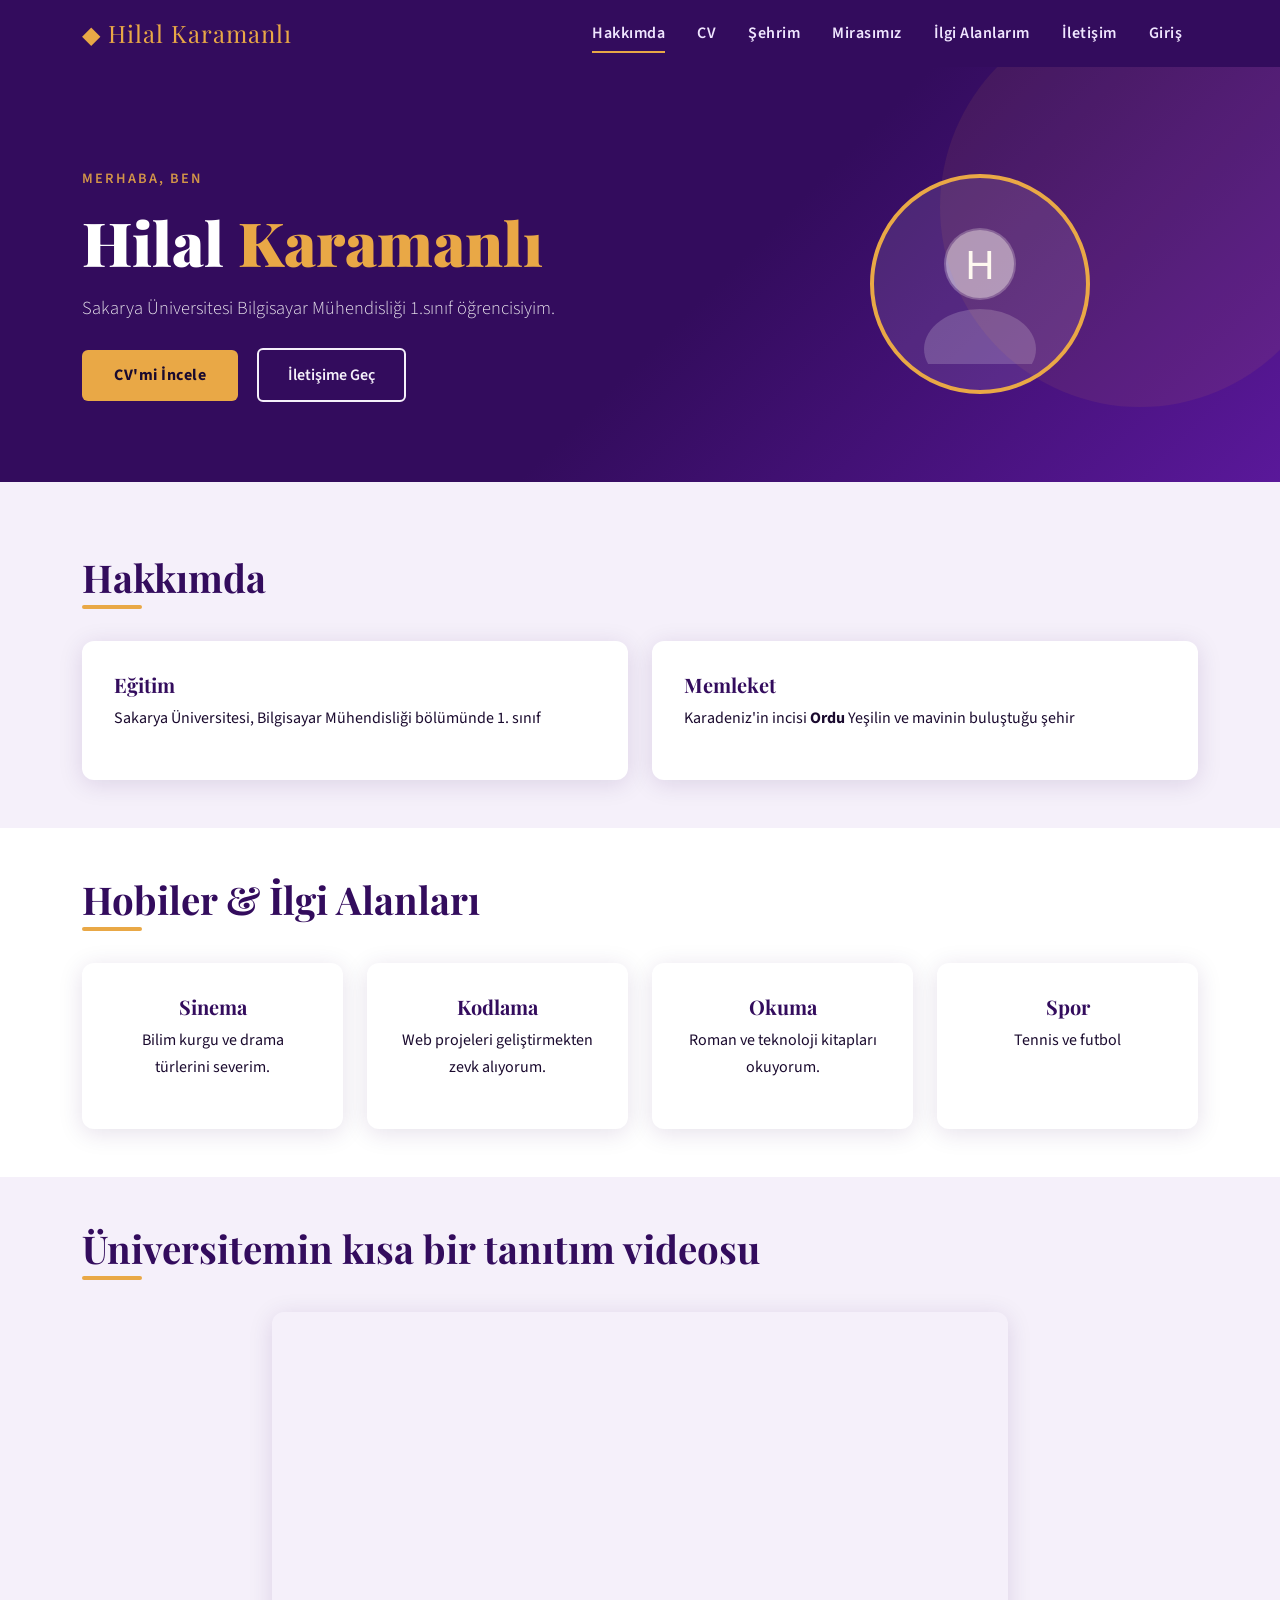
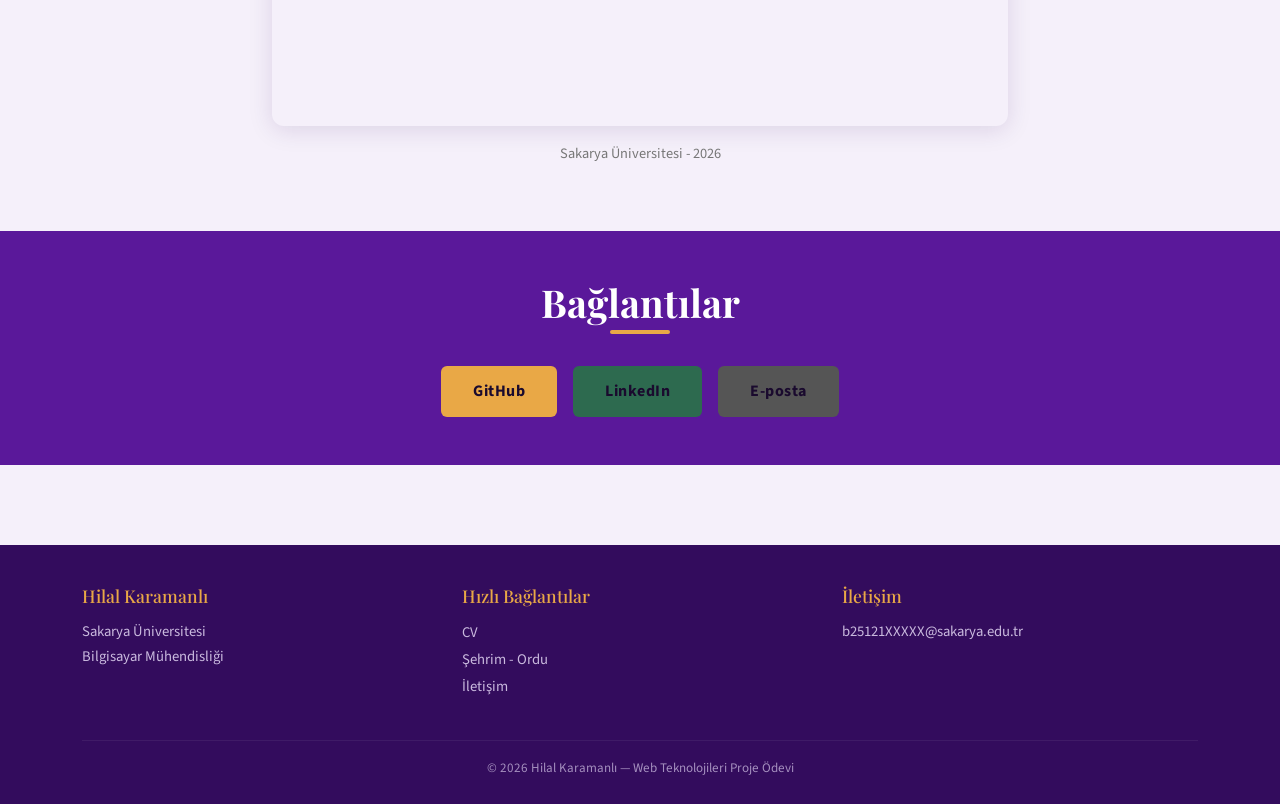
<file: index.html>
<!DOCTYPE html>
<html lang="tr">
<head>
  <meta charset="UTF-8" />
  <meta name="viewport" content="width=device-width, initial-scale=1.0" />
  <title>Hakkımda | Kişisel Web Sitem</title>
  <link href="https://cdn.jsdelivr.net/npm/bootstrap@5.3.3/dist/css/bootstrap.min.css" rel="stylesheet" />
  <link rel="stylesheet" href="css/style.css" />
</head>
<body>

  <!-- ========== NAVBAR ========== -->
  <nav class="navbar navbar-expand-lg sticky-top">
    <div class="container">
      <a class="navbar-brand" href="index.html">&#9670; Hilal Karamanlı</a>
      <button class="navbar-toggler" type="button" data-bs-toggle="collapse" data-bs-target="#navMenu">
        <span class="navbar-toggler-icon"></span>
      </button>
      <div class="collapse navbar-collapse" id="navMenu">
        <ul class="navbar-nav ms-auto">
          <li class="nav-item"><a class="nav-link active" href="index.html">Hakkımda</a></li>
          <li class="nav-item"><a class="nav-link" href="cv.html">CV</a></li>
          <li class="nav-item"><a class="nav-link" href="sehrim.html">Şehrim</a></li>
          <li class="nav-item"><a class="nav-link" href="miras.html">Mirasımız</a></li>
          <li class="nav-item"><a class="nav-link" href="ilgi.html">İlgi Alanlarım</a></li>
          <li class="nav-item"><a class="nav-link" href="iletisim.html">İletişim</a></li>
          <li class="nav-item"><a class="nav-link" href="login.html">Giriş</a></li>
        </ul>
      </div>
    </div>
  </nav>

  <!-- ========== HERO ========== -->
  <section class="hero">
    <div class="container">
      <div class="row align-items-center g-5">
        <div class="col-md-7">
          <p style="color:var(--renk-vurgu); font-weight:600; letter-spacing:2px; text-transform:uppercase; font-size:0.9rem;">Merhaba, ben</p>
          <h1>Hilal <span>Karamanlı</span></h1>
          <p class="mt-3 mb-4">Sakarya Üniversitesi Bilgisayar Mühendisliği 1.sınıf öğrencisiyim.</p>
          <a href="cv.html" class="btn-ana me-3">CV'mi İncele</a>
          <a href="iletisim.html" class="btn-ikincil" style="color:var(--renk-acik); border-color:var(--renk-acik);">İletişime Geç</a>
        </div>
        <div class="col-md-5 text-center">
          
          <div style="width:220px; height:220px; border-radius:50%; background:rgba(255,255,255,0.1); border:4px solid var(--renk-vurgu); margin:0 auto; overflow:hidden; display:flex; align-items:center; justify-content:center;">
            <svg width="160" height="160" viewBox="0 0 160 160" xmlns="http://www.w3.org/2000/svg">
              <circle cx="80" cy="60" r="36" fill="rgba(255,255,255,0.25)"/>
              <ellipse cx="80" cy="145" rx="56" ry="40" fill="rgba(255,255,255,0.18)"/>
              <circle cx="80" cy="60" r="34" fill="rgba(255,255,255,0.35)"/>
              <text x="80" y="75" text-anchor="middle" font-size="40" fill="white" font-family="sans-serif">H</text>
            </svg>
          </div>
        </div>
      </div>
    </div>
  </section>

  <!-- ========== HAKKIMDA ========== -->
  <main>

    <section class="py-5 mt-4">
      <div class="container">
        <h2 class="bolum-baslik">Hakkımda</h2>
        <div class="bolum-cizgi"></div>
        <div class="row g-4">
          <div class="col-md-6">
            <div class="kart">
              <h5>Eğitim</h5>
              <p>Sakarya Üniversitesi, Bilgisayar Mühendisliği bölümünde 1. sınıf </p>
            </div>
          </div>

          <div class="col-md-6">
            <div class="kart">
              <h5>Memleket</h5>
              <p>Karadeniz'in incisi <strong>Ordu</strong> Yeşilin ve mavinin buluştuğu şehir </p>
            </div>
          </div>
        </div>
      </div>
    </section>

    <!-- ========== HOBİLER ========== -->
    <section class="py-5" style="background:var(--renk-beyaz);">
      <div class="container">
        <h2 class="bolum-baslik">Hobiler & İlgi Alanları</h2>
        <div class="bolum-cizgi"></div>
        <div class="row g-4">
          <div class="col-6 col-md-3">
            <div class="kart text-center">
              <h5>Sinema</h5>
              <p>Bilim kurgu ve drama türlerini severim.</p>
            </div>
          </div>

          <div class="col-6 col-md-3">
            <div class="kart text-center">
              <h5>Kodlama</h5>
              <p>Web projeleri geliştirmekten zevk alıyorum.</p>
            </div>
          </div>
          <div class="col-6 col-md-3">
            <div class="kart text-center">
              
              <h5>Okuma</h5>
              <p>Roman ve teknoloji kitapları okuyorum.</p>
            </div>
          </div>
          <div class="col-6 col-md-3">
            <div class="kart text-center">
              <h5>Spor</h5>
              <p>Tennis ve futbol</p>
              <p></p>
            </div>
          </div>
        </div>
      </div>
    </section>

    <!-- ========== VİDEO & MEDYA ========== -->
    <section class="py-5">
      <div class="container">
        <h2 class="bolum-baslik">Üniversitemin kısa bir tanıtım videosu</h2>
        <div class="bolum-cizgi"></div>
        <div class="row justify-content-center">
          <div class="col-md-8">
            <div style="position:relative; padding-bottom:56.25%; height:0; border-radius:12px; overflow:hidden; box-shadow:var(--golge);">
             
              <iframe
                src="https://www.youtube.com/embed/_Py8ZUSC9WU"
                title="Sakarya Üniversitesi Tanıtım Filmi"
                style="position:absolute;top:0;left:0;width:100%;height:100%;border:none;"
                allowfullscreen>
              </iframe>
            </div>
            <p class="text-center mt-3" style="color:#777; font-size:0.9rem;">Sakarya Üniversitesi - 2026</p>
          </div>
        </div>
      </div>
    </section>

    <!-- ========== BAĞLANTILAR ========== -->
    <section class="py-5" style="background:var(--renk-lacivert); color:var(--renk-beyaz);">
      <div class="container text-center">
        <h2 class="bolum-baslik" style="color:var(--renk-beyaz);">Bağlantılar</h2>
        <div class="bolum-cizgi" style="margin:0.3rem auto 2rem;"></div>
        <div class="d-flex gap-3 justify-content-center flex-wrap">
          <a href="https://github.com/hhilalk" target="_blank" class="btn-ana">GitHub</a>
          <a href="https://linkedin.com/in/hhilalk" target="_blank" class="btn-ana" style="background:var(--renk-yesil);">LinkedIn</a>
          <a href="mailto:b24121XXXXX@sakarya.edu.tr" class="btn-ana" style="background:#555;">E-posta</a>
        </div>
      </div>
    </section>
  </main>

  <!-- ========== FOOTER ========== -->
  <footer>
    <div class="container">
      <div class="row g-4">
        <div class="col-md-4">
          <h6>Hilal Karamanlı</h6>
          <p>Sakarya Üniversitesi<br>Bilgisayar Mühendisliği</p>
        </div>
        <div class="col-md-4">
          <h6>Hızlı Bağlantılar</h6>
          <ul class="list-unstyled">
            <li><a href="cv.html">CV</a></li>
            <li><a href="sehrim.html">Şehrim - Ordu</a></li>
            <li><a href="iletisim.html">İletişim</a></li>
          </ul>
        </div>
        <div class="col-md-4">
          <h6>İletişim</h6>
          <p>b25121XXXXX@sakarya.edu.tr</p>
        </div>
      </div>
      <div class="footer-alt">
        © 2026 Hilal Karamanlı — Web Teknolojileri Proje Ödevi
      </div>
    </div>
  </footer>

  <script src="https://cdn.jsdelivr.net/npm/bootstrap@5.3.3/dist/js/bootstrap.bundle.min.js"></script>
</body>
</html>
</file>
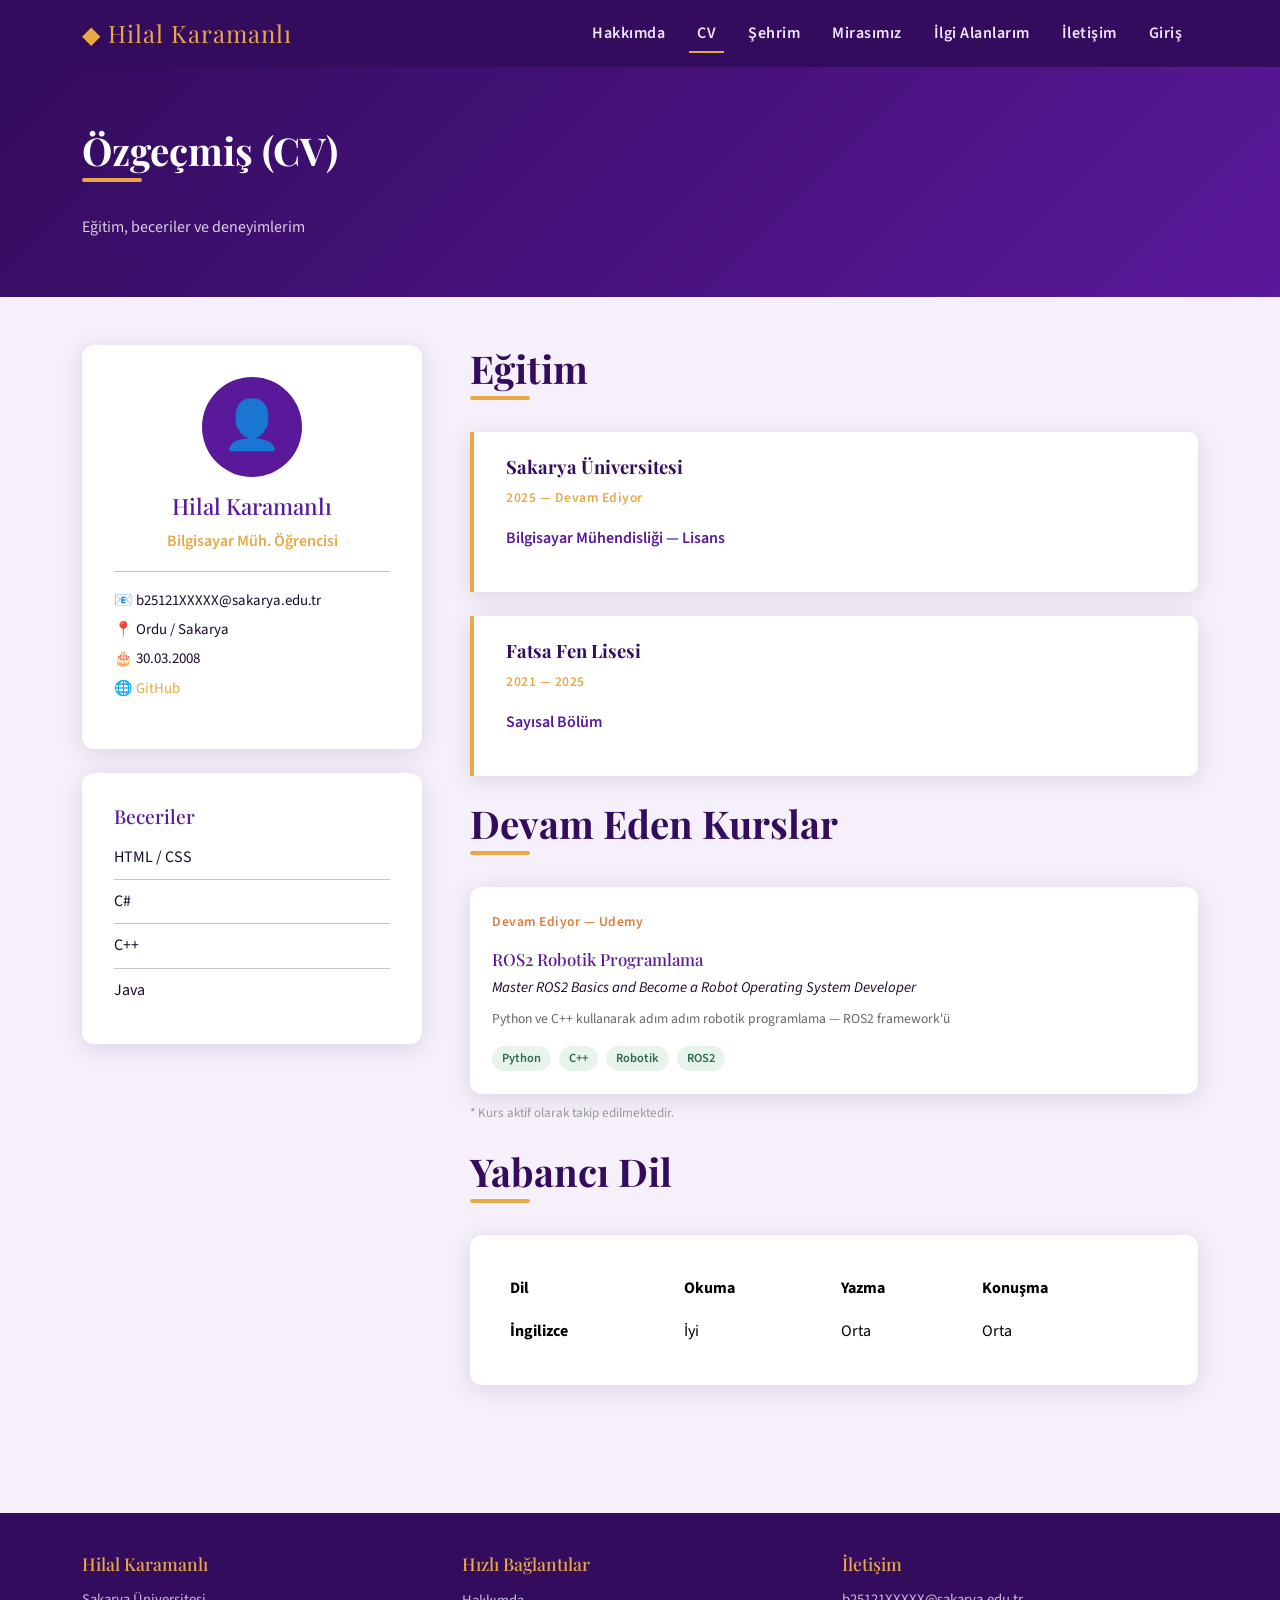
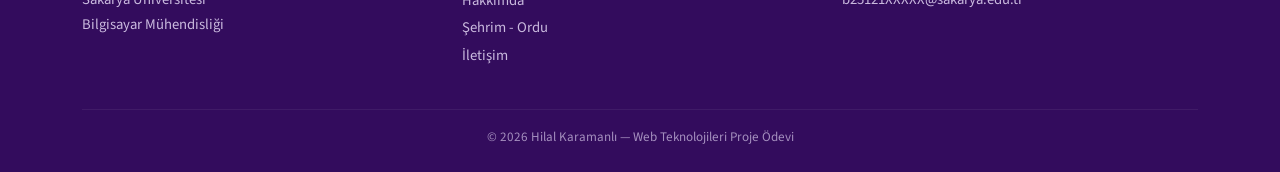
<file: cv.html>
<!DOCTYPE html>
<html lang="tr">
<head>
  <meta charset="UTF-8" />
  <meta name="viewport" content="width=device-width, initial-scale=1.0" />
  <title>CV | Kişisel Web Sitem</title>
  <link href="https://cdn.jsdelivr.net/npm/bootstrap@5.3.3/dist/css/bootstrap.min.css" rel="stylesheet" />
  <link rel="stylesheet" href="css/style.css" />
</head>
<body>

  <!-- ========== NAVBAR ========== -->
  <nav class="navbar navbar-expand-lg sticky-top">
    <div class="container">
      <a class="navbar-brand" href="index.html">&#9670; Hilal Karamanlı</a>
      <button class="navbar-toggler" type="button" data-bs-toggle="collapse" data-bs-target="#navMenu">
        <span class="navbar-toggler-icon"></span>
      </button>
      <div class="collapse navbar-collapse" id="navMenu">
        <ul class="navbar-nav ms-auto">
          <li class="nav-item"><a class="nav-link" href="index.html">Hakkımda</a></li>
          <li class="nav-item"><a class="nav-link active" href="cv.html">CV</a></li>
          <li class="nav-item"><a class="nav-link" href="sehrim.html">Şehrim</a></li>
          <li class="nav-item"><a class="nav-link" href="miras.html">Mirasımız</a></li>
          <li class="nav-item"><a class="nav-link" href="ilgi.html">İlgi Alanlarım</a></li>
          <li class="nav-item"><a class="nav-link" href="iletisim.html">İletişim</a></li>
          <li class="nav-item"><a class="nav-link" href="login.html">Giriş</a></li>
        </ul>
      </div>
    </div>
  </nav>

  <!-- ========== SAYFA BAŞLIĞI ========== -->
  <div style="background:linear-gradient(135deg, var(--renk-koyu), var(--renk-lacivert)); color:white; padding:60px 0 40px;">
    <div class="container">
      <h1 class="bolum-baslik" style="color:white;">Özgeçmiş (CV)</h1>
      <div class="bolum-cizgi"></div>
      <p style="opacity:0.8;">Eğitim, beceriler ve deneyimlerim</p>
    </div>
  </div>

  <!-- ========== ANA İÇERİK (Semantic HTML) ========== -->
  <main class="container py-5">
    <div class="row g-5">

      <!-- SOL SÜTUN -->
      <div class="col-md-4">

        <!-- Kişisel Bilgiler -->
        <aside>
          <div class="kart text-center mb-4">
            <div style="width:100px;height:100px;border-radius:50%;background:var(--renk-lacivert);margin:0 auto 1rem;display:flex;align-items:center;justify-content:center;">
              <span style="font-size:3rem;">👤</span>
            </div>
            <h2 style="font-family:var(--font-baslik);color:var(--renk-lacivert);font-size:1.4rem;">Hilal Karamanlı</h2>
            <p style="color:var(--renk-vurgu);font-weight:600;">Bilgisayar Müh. Öğrencisi</p>
            <hr>
            <ul class="list-unstyled text-start" style="font-size:0.93rem;">
              <li>📧 b25121XXXXX@sakarya.edu.tr</li>
              <li class="mt-1">📍 Ordu / Sakarya</li>
              <li class="mt-1">🎂 30.03.2008</li>
              <li class="mt-1">🌐 <a href="https://github.com/hhilalk" target="_blank" style="color:var(--renk-vurgu);">GitHub</a></li>
            </ul>
          </div>

          <!-- Beceriler -->
           <section aria-labelledby="beceriler-baslik">
            <div class="kart">
              <h3 id="beceriler-baslik" style="font-family:var(--font-baslik);color:var(--renk-lacivert);font-size:1.2rem;margin-bottom:1rem;">Beceriler</h3>
              
              <div class="mb-2">
                <div class="d-flex justify-content-between align-items-center">
                  <span>HTML / CSS</span>
                </div>
              </div>
              <hr style="margin:0.5rem 0;">
              <div class="mb-2">
                <div class="d-flex justify-content-between align-items-center">
                  <span>C#</span>
                </div>
              </div>
              <hr style="margin:0.5rem 0;">
              <div class="mb-2">
                <div class="d-flex justify-content-between align-items-center">
                  <span>C++</span>
                </div>
              </div>
              <hr style="margin:0.5rem 0;">
              <div class="mb-2">
                <div class="d-flex justify-content-between align-items-center">
                  <span>Java</span>
                </div>
              </div>
            </div>
          </section>
        </aside>
      </div>

      <!-- SAĞ SÜTUN -->
      <div class="col-md-8">

        <!-- Eğitim Bilgileri -->
        <section aria-labelledby="egitim-baslik">
          <header>
            <h2 id="egitim-baslik" class="bolum-baslik">Eğitim</h2>
            <div class="bolum-cizgi"></div>
          </header>

          <article class="cv-bolum">
            <h3 class="cv-okul">Sakarya Üniversitesi</h3>
            <p class="cv-tarih">2025 — Devam Ediyor</p>
            <p style="color:var(--renk-lacivert);font-weight:600;">Bilgisayar Mühendisliği — Lisans</p>
          
          </article>

          <article class="cv-bolum">
             <h3 class="cv-okul">Fatsa Fen Lisesi</h3>
            <p class="cv-tarih">2021 — 2025</p>
            <p style="color:var(--renk-lacivert);font-weight:600;">Sayısal Bölüm</p>
          </article>

          
        </section>

                <!-- Devam Eden Kurslar -->
        <section class="mt-4" aria-labelledby="sertifika-baslik">
          <header>
            <h2 id="sertifika-baslik" class="bolum-baslik">Devam Eden Kurslar</h2>
            <div class="bolum-cizgi"></div>
          </header>
 
          <article class="kart" style="padding:1.4rem;">
            <p class="cv-tarih" style="color:#e07b39;"> Devam Ediyor — Udemy</p>
            <h4 style="font-family:var(--font-baslik);color:var(--renk-lacivert);font-size:1.05rem;margin-bottom:0.4rem;">
              ROS2 Robotik Programlama
            </h4>
            <p style="font-size:0.93rem;margin:0;">
              <em>Master ROS2 Basics and Become a Robot Operating System Developer</em>
            </p>
            <p style="font-size:0.85rem;color:#666;margin-top:0.4rem;">
              Python ve C++ kullanarak adım adım robotik programlama — ROS2 framework'ü
            </p>
            <div class="mt-2 d-flex gap-2 flex-wrap">
              <span style="background:#e8f4ea;color:var(--renk-yesil);font-size:0.78rem;padding:2px 10px;border-radius:20px;font-weight:600;">Python</span>
              <span style="background:#e8f4ea;color:var(--renk-yesil);font-size:0.78rem;padding:2px 10px;border-radius:20px;font-weight:600;">C++</span>
              <span style="background:#e8f4ea;color:var(--renk-yesil);font-size:0.78rem;padding:2px 10px;border-radius:20px;font-weight:600;">Robotik</span>
              <span style="background:#e8f4ea;color:var(--renk-yesil);font-size:0.78rem;padding:2px 10px;border-radius:20px;font-weight:600;">ROS2</span>
            </div>
          </article>
          <p class="mt-2" style="font-size:0.82rem;color:#999;">* Kurs aktif olarak takip edilmektedir.</p>
        </section>

        

        <!-- Diller -->
        <section class="mt-4" aria-labelledby="dil-baslik">
          <header>
            <h2 id="dil-baslik" class="bolum-baslik">Yabancı Dil</h2>
            <div class="bolum-cizgi"></div>
          </header>
          <div class="kart">
            <table class="table table-borderless mb-0">
              <thead style="color:var(--renk-vurgu);">
                <tr>
                  <th>Dil</th>
                  <th>Okuma</th>
                  <th>Yazma</th>
                  <th>Konuşma</th>
                </tr>
              </thead>
              <tbody>
                <tr>
                  <td><strong>İngilizce</strong></td>
                  <td>İyi</td>
                  <td>Orta</td>
                  <td>Orta</td>
                </tr>
              </tbody>
            </table>
          </div>
        </section>

      </div>
    </div>
  </main>

  <!-- ========== FOOTER ========== -->
  <footer>
    <div class="container">
      <div class="row g-4">
        <div class="col-md-4">
          <h6>Hilal Karamanlı</h6>
          <p>Sakarya Üniversitesi<br>Bilgisayar Mühendisliği</p>
        </div>
        <div class="col-md-4">
          <h6>Hızlı Bağlantılar</h6>
          <ul class="list-unstyled">
            <li><a href="index.html">Hakkımda</a></li>
            <li><a href="sehrim.html">Şehrim - Ordu</a></li>
            <li><a href="iletisim.html">İletişim</a></li>
          </ul>
        </div>
        <div class="col-md-4">
          <h6>İletişim</h6>
          <p>b25121XXXXX@sakarya.edu.tr</p>
        </div>
      </div>
      <div class="footer-alt">
        © 2026 Hilal Karamanlı — Web Teknolojileri Proje Ödevi
      </div>
    </div>
  </footer>

  <script src="https://cdn.jsdelivr.net/npm/bootstrap@5.3.3/dist/js/bootstrap.bundle.min.js"></script>
</body>
</html>
</file>
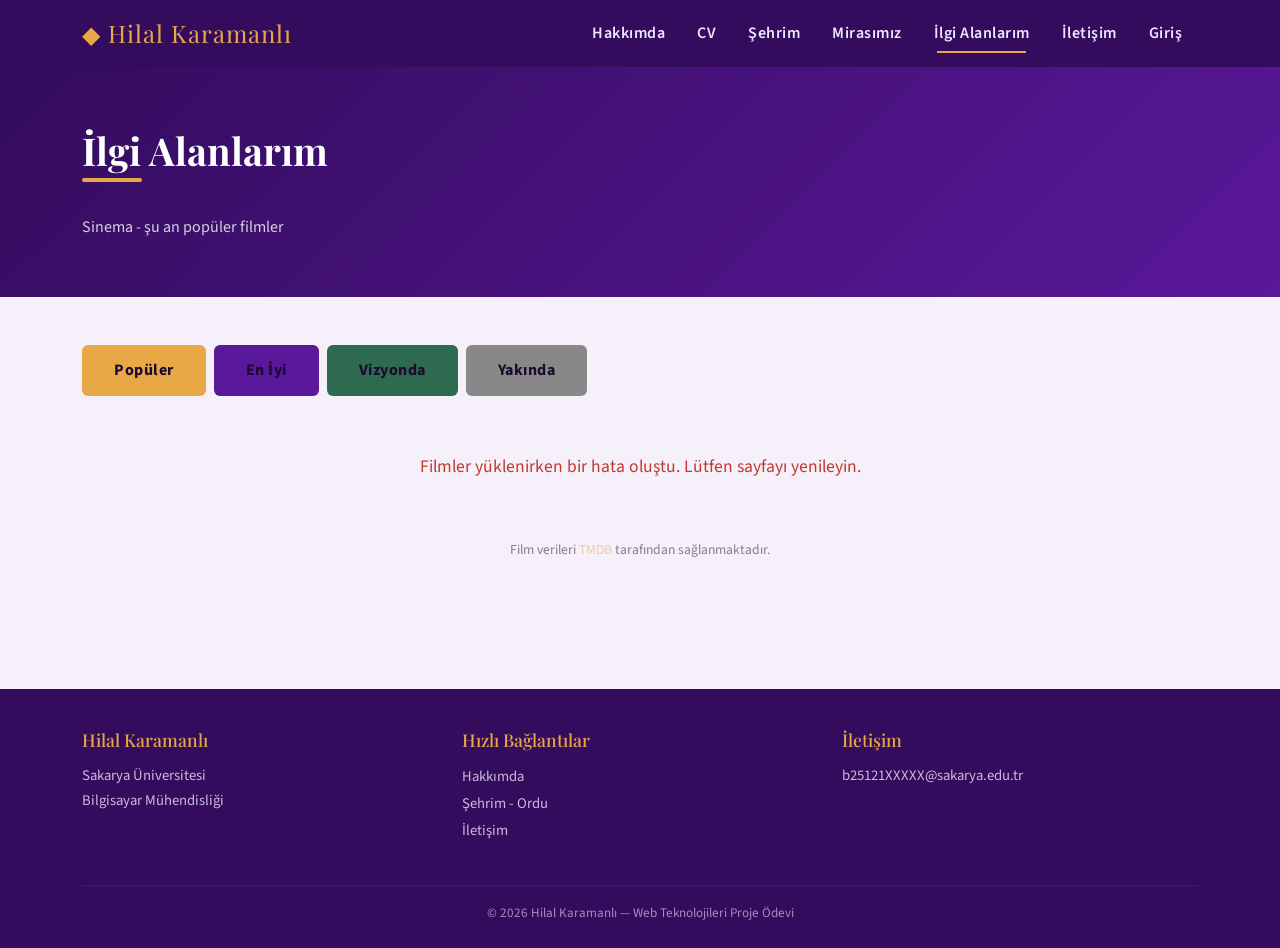
<file: ilgi.html>
<!DOCTYPE html>
<html lang="tr">
<head>
  <meta charset="UTF-8" />
  <meta name="viewport" content="width=device-width, initial-scale=1.0" />
  <title>İlgi Alanlarım | Kişisel Web Sitem</title>
  <link href="https://cdn.jsdelivr.net/npm/bootstrap@5.3.3/dist/css/bootstrap.min.css" rel="stylesheet" />
  <link rel="stylesheet" href="css/style.css" />
</head>
<body>

  <!-- ========== NAVBAR ========== -->
  <nav class="navbar navbar-expand-lg sticky-top">
    <div class="container">
      <a class="navbar-brand" href="index.html">&#9670; Hilal Karamanlı</a>
      <button class="navbar-toggler" type="button" data-bs-toggle="collapse" data-bs-target="#navMenu">
        <span class="navbar-toggler-icon"></span>
      </button>
      <div class="collapse navbar-collapse" id="navMenu">
        <ul class="navbar-nav ms-auto">
          <li class="nav-item"><a class="nav-link" href="index.html">Hakkımda</a></li>
          <li class="nav-item"><a class="nav-link" href="cv.html">CV</a></li>
          <li class="nav-item"><a class="nav-link" href="sehrim.html">Şehrim</a></li>
          <li class="nav-item"><a class="nav-link" href="miras.html">Mirasımız</a></li>
          <li class="nav-item"><a class="nav-link active" href="ilgi.html">İlgi Alanlarım</a></li>
          <li class="nav-item"><a class="nav-link" href="iletisim.html">İletişim</a></li>
          <li class="nav-item"><a class="nav-link" href="login.html">Giriş</a></li>
        </ul>
      </div>
    </div>
  </nav>

  <!-- ========== SAYFA BAŞLIĞI ========== -->
  <div style="background:linear-gradient(135deg, var(--renk-koyu), var(--renk-lacivert)); color:white; padding:60px 0 40px;">
    <div class="container">
      <h1 class="bolum-baslik" style="color:white;">İlgi Alanlarım</h1>
      <div class="bolum-cizgi"></div>
      <p style="opacity:0.8;">Sinema - şu an popüler filmler</p>
    </div>
  </div>

  <main class="container py-5">

    <!-- ========== FİLTRE BUTONLARI ========== -->
    <div class="mb-4 d-flex gap-2 flex-wrap">
      <button class="btn-ana" onclick="filmleriGetir('popular')"> Popüler</button>
      <button class="btn-ana" style="background:var(--renk-lacivert);" onclick="filmleriGetir('top_rated')"> En İyi</button>
      <button class="btn-ana" style="background:var(--renk-yesil);" onclick="filmleriGetir('now_playing')"> Vizyonda</button>
      <button class="btn-ana" style="background:#888;" onclick="filmleriGetir('upcoming')"> Yakında</button>
    </div>

    <!-- ========== YÜKLENİYOR / HATA ========== -->
    <div id="durum" class="yukleniyor" style="display:none;">Filmler yükleniyor</div>
    <div id="hata" style="display:none; color:#c0392b; text-align:center; padding:2rem; font-size:1.1rem;"></div>

    <!-- ========== FİLM KARTLARI ========== -->
    <div id="filmler" class="row g-4"></div>

    <!-- ========== TMDB KREDİ ========== -->
    <div class="text-center mt-5" style="opacity:0.5; font-size:0.85rem;">
      Film verileri <a href="https://www.themoviedb.org" target="_blank" style="color:var(--renk-vurgu);">TMDB</a> tarafından sağlanmaktadır.
    </div>

  </main>

  <!-- ========== FOOTER ========== -->
  <footer>
    <div class="container">
      <div class="row g-4">
        <div class="col-md-4">
          <h6>Hilal Karamanlı</h6>
          <p>Sakarya Üniversitesi<br>Bilgisayar Mühendisliği</p>
        </div>
        <div class="col-md-4">
          <h6>Hızlı Bağlantılar</h6>
          <ul class="list-unstyled">
            <li><a href="index.html">Hakkımda</a></li>
            <li><a href="sehrim.html">Şehrim - Ordu</a></li>
            <li><a href="iletisim.html">İletişim</a></li>
          </ul>
        </div>
        <div class="col-md-4">
          <h6>İletişim</h6>
          <p>b25121XXXXX@sakarya.edu.tr</p>
        </div>
      </div>
      <div class="footer-alt">
        © 2026 Hilal Karamanlı — Web Teknolojileri Proje Ödevi
      </div>
    </div>
  </footer>

  <script src="https://cdn.jsdelivr.net/npm/bootstrap@5.3.3/dist/js/bootstrap.bundle.min.js"></script>

  <script>
    const API_KEY = '4c3d395d4b3362151c8e6a93c36152fc';
    const IMG_URL = 'https://image.tmdb.org/t/p/w500';

    async function filmleriGetir(kategori = 'popular') {
      const filmlerDiv = document.getElementById('filmler');
      const durumDiv   = document.getElementById('durum');
      const hataDiv    = document.getElementById('hata');

      filmlerDiv.innerHTML = '';
      hataDiv.style.display = 'none';
      durumDiv.style.display = 'block';

      try {
        const url = `https://api.themoviedb.org/3/movie/${kategori}?api_key=${API_KEY}&language=tr-TR&page=1`;
        const yanit = await fetch(url);

        if (!yanit.ok) throw new Error('API isteği başarısız.');

        const veri = await yanit.json();
        durumDiv.style.display = 'none';

        veri.results.slice(0, 12).forEach(film => {
          const afis = film.poster_path
            ? IMG_URL + film.poster_path
            : 'https://placehold.co/500x750/1b3a5c/ffffff?text=Afiş+Yok';

          const puan = film.vote_average ? film.vote_average.toFixed(1) : 'N/A';
          const yil  = film.release_date ? film.release_date.substring(0, 4) : '';

          filmlerDiv.innerHTML += `
            <div class="col-6 col-md-4 col-lg-3">
              <div class="film-kart">
                <img src="${afis}" alt="${film.title}" loading="lazy"
                  onerror="this.src='https://placehold.co/500x750/1b3a5c/ffffff?text=Afiş+Yok'" />
                <div class="film-kart-body">
                  <h6>${film.title}</h6>
                  <div class="d-flex justify-content-between align-items-center">
                    <span class="film-puan">⭐ ${puan}</span>
                    <span style="font-size:0.82rem; color:#888;">${yil}</span>
                  </div>
                  <p style="font-size:0.82rem; color:#666; margin-top:0.4rem; 
                     overflow:hidden; display:-webkit-box; -webkit-line-clamp:3; -webkit-box-orient:vertical;">
                    ${film.overview || 'Açıklama bulunamadı.'}
                  </p>
                </div>
              </div>
            </div>`;
        });

      } catch (hata) {
        durumDiv.style.display = 'none';
        hataDiv.style.display  = 'block';
        hataDiv.textContent    = 'Filmler yüklenirken bir hata oluştu. Lütfen sayfayı yenileyin.';
      }
    }

    filmleriGetir('popular');
  </script>

</body>
</html>
</file>
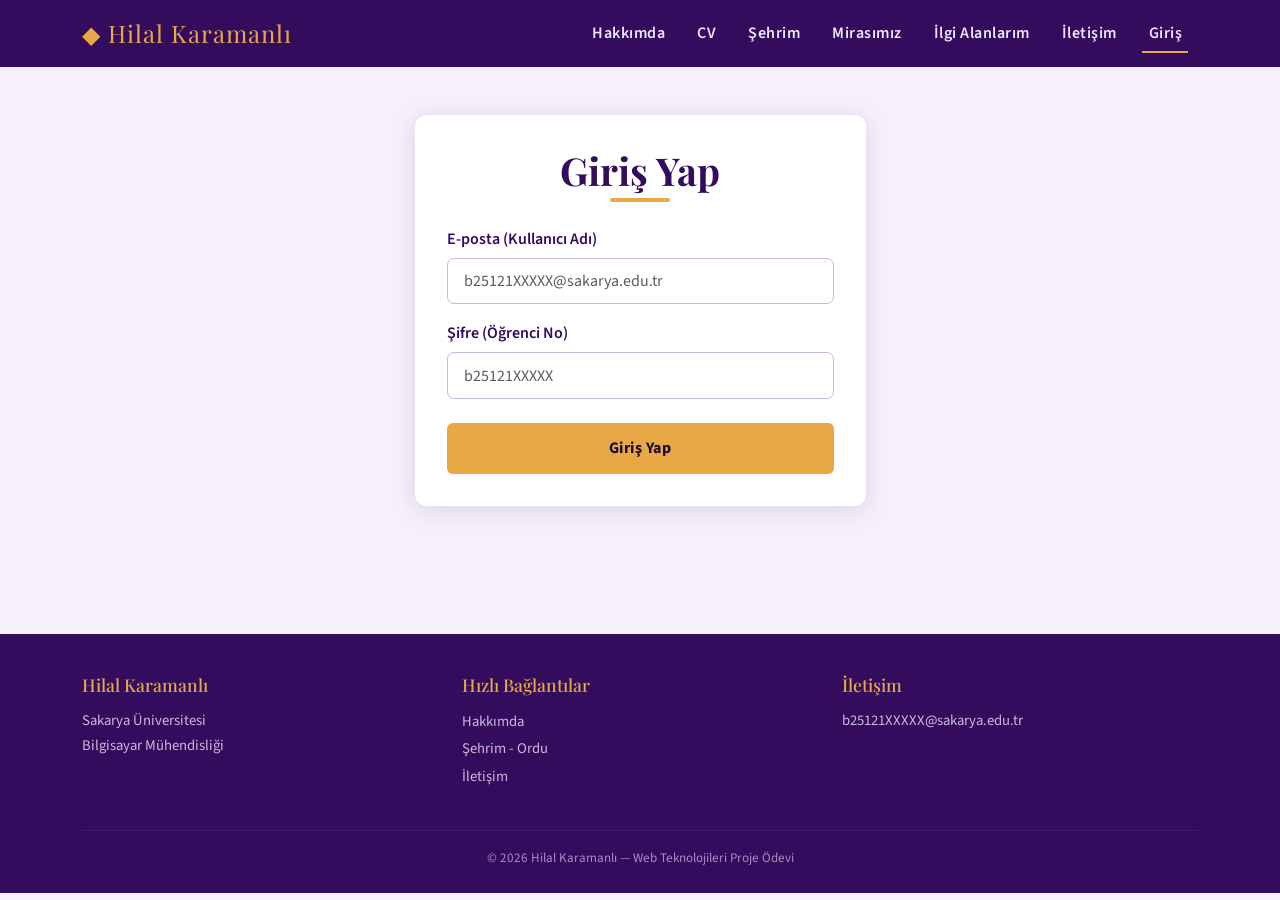
<file: login.html>
<!DOCTYPE html>
<html lang="tr">
<head>
  <meta charset="UTF-8" />
  <meta name="viewport" content="width=device-width, initial-scale=1.0" />
  <title>Giriş | Kişisel Web Sitem</title>
  <link href="https://cdn.jsdelivr.net/npm/bootstrap@5.3.3/dist/css/bootstrap.min.css" rel="stylesheet" />
  <link rel="stylesheet" href="css/style.css" />
</head>
<body>

  <!-- ========== NAVBAR ========== -->
  <nav class="navbar navbar-expand-lg sticky-top">
    <div class="container">
      <a class="navbar-brand" href="index.html">&#9670; Hilal Karamanlı</a>
      <button class="navbar-toggler" type="button" data-bs-toggle="collapse" data-bs-target="#navMenu">
        <span class="navbar-toggler-icon"></span>
      </button>
      <div class="collapse navbar-collapse" id="navMenu">
        <ul class="navbar-nav ms-auto">
          <li class="nav-item"><a class="nav-link" href="index.html">Hakkımda</a></li>
          <li class="nav-item"><a class="nav-link" href="cv.html">CV</a></li>
          <li class="nav-item"><a class="nav-link" href="sehrim.html">Şehrim</a></li>
          <li class="nav-item"><a class="nav-link" href="miras.html">Mirasımız</a></li>
          <li class="nav-item"><a class="nav-link" href="ilgi.html">İlgi Alanlarım</a></li>
          <li class="nav-item"><a class="nav-link" href="iletisim.html">İletişim</a></li>
          <li class="nav-item"><a class="nav-link active" href="login.html">Giriş</a></li>
        </ul>
      </div>
    </div>
  </nav>

  <!-- ========== GİRİŞ FORMU ========== -->
  <main class="container py-5">
    <div class="row justify-content-center">
      <div class="col-md-5">
        <div class="kart">
          <h2 class="bolum-baslik text-center">Giriş Yap</h2>
          <div class="bolum-cizgi" style="margin:0.3rem auto 1.5rem;"></div>

          <!-- Hata mesajı (PHP'den URL parametresiyle gelir) -->
          <div id="sunucu-hata" style="display:none; background:#fdecea; color:#a32d2d; padding:0.8rem 1rem; border-radius:8px; margin-bottom:1rem; font-size:0.9rem;"></div>

          <form id="loginForm" action="login_islem.php" method="POST" novalidate>

            <!-- Kullanıcı Adı -->
            <div class="mb-3">
              <label class="form-label" for="kullanici">E-posta (Kullanıcı Adı)</label>
              <input type="email" class="form-control" id="kullanici" name="kullanici"
                placeholder="b25121XXXXX@sakarya.edu.tr" />
              <div class="hata-mesaj" id="hata-kullanici"></div>
            </div>

            <!-- Şifre -->
            <div class="mb-4">
              <label class="form-label" for="sifre">Şifre (Öğrenci No)</label>
              <input type="password" class="form-control" id="sifre" name="sifre"
                placeholder="b25121XXXXX" />
              <div class="hata-mesaj" id="hata-sifre"></div>
            </div>

            <button type="button" class="btn-ana w-100" onclick="loginDogrula()">
              Giriş Yap
            </button>

          </form>
        </div>
      </div>
    </div>
  </main>

  <!-- ========== FOOTER ========== -->
  <footer>
    <div class="container">
      <div class="row g-4">
        <div class="col-md-4">
          <h6>Hilal Karamanlı</h6>
          <p>Sakarya Üniversitesi<br>Bilgisayar Mühendisliği</p>
        </div>
        <div class="col-md-4">
          <h6>Hızlı Bağlantılar</h6>
          <ul class="list-unstyled">
            <li><a href="index.html">Hakkımda</a></li>
            <li><a href="sehrim.html">Şehrim - Ordu</a></li>
            <li><a href="iletisim.html">İletişim</a></li>
          </ul>
        </div>
        <div class="col-md-4">
          <h6>İletişim</h6>
          <p>b25121XXXXX@sakarya.edu.tr</p>
        </div>
      </div>
      <div class="footer-alt">
        © 2026 Hilal Karamanlı — Web Teknolojileri Proje Ödevi
      </div>
    </div>
  </footer>

  <script src="https://cdn.jsdelivr.net/npm/bootstrap@5.3.3/dist/js/bootstrap.bundle.min.js"></script>
  <script>
    // URL'den hata mesajı varsa göster (PHP yönlendirmesinden gelir)
    const params = new URLSearchParams(window.location.search);
    if (params.get('hata')) {
      const hataDiv = document.getElementById('sunucu-hata');
      hataDiv.textContent = '❌ ' + params.get('hata');
      hataDiv.style.display = 'block';
    }

    function loginDogrula() {
      document.getElementById('hata-kullanici').textContent = '';
      document.getElementById('hata-sifre').textContent = '';

      const kullanici = document.getElementById('kullanici').value.trim();
      const sifre     = document.getElementById('sifre').value.trim();
      let gecerli     = true;

      if (!kullanici) {
        document.getElementById('hata-kullanici').textContent = 'E-posta boş bırakılamaz.';
        gecerli = false;
      } else {
        const emailRegex = /^[^\s@]+@[^\s@]+\.[^\s@]+$/;
        if (!emailRegex.test(kullanici)) {
          document.getElementById('hata-kullanici').textContent = 'Geçerli bir e-posta giriniz.';
          gecerli = false;
        }
      }

      if (!sifre) {
        document.getElementById('hata-sifre').textContent = 'Şifre boş bırakılamaz.';
        gecerli = false;
      } else {
        // Öğrenci numarası formatı: b ile başlamalı, ardından rakamlar gelmeli
        const sifreRegex = /^b\d+$/i;
        if (!sifreRegex.test(sifre)) {
          document.getElementById('hata-sifre').textContent = 'Şifre öğrenci numarası formatında olmalı (örn: b251210057).';
          gecerli = false;
        }
      }

      if (gecerli) {
        document.getElementById('loginForm').submit();
      }
    }
  </script>

</body>
</html>
</file>
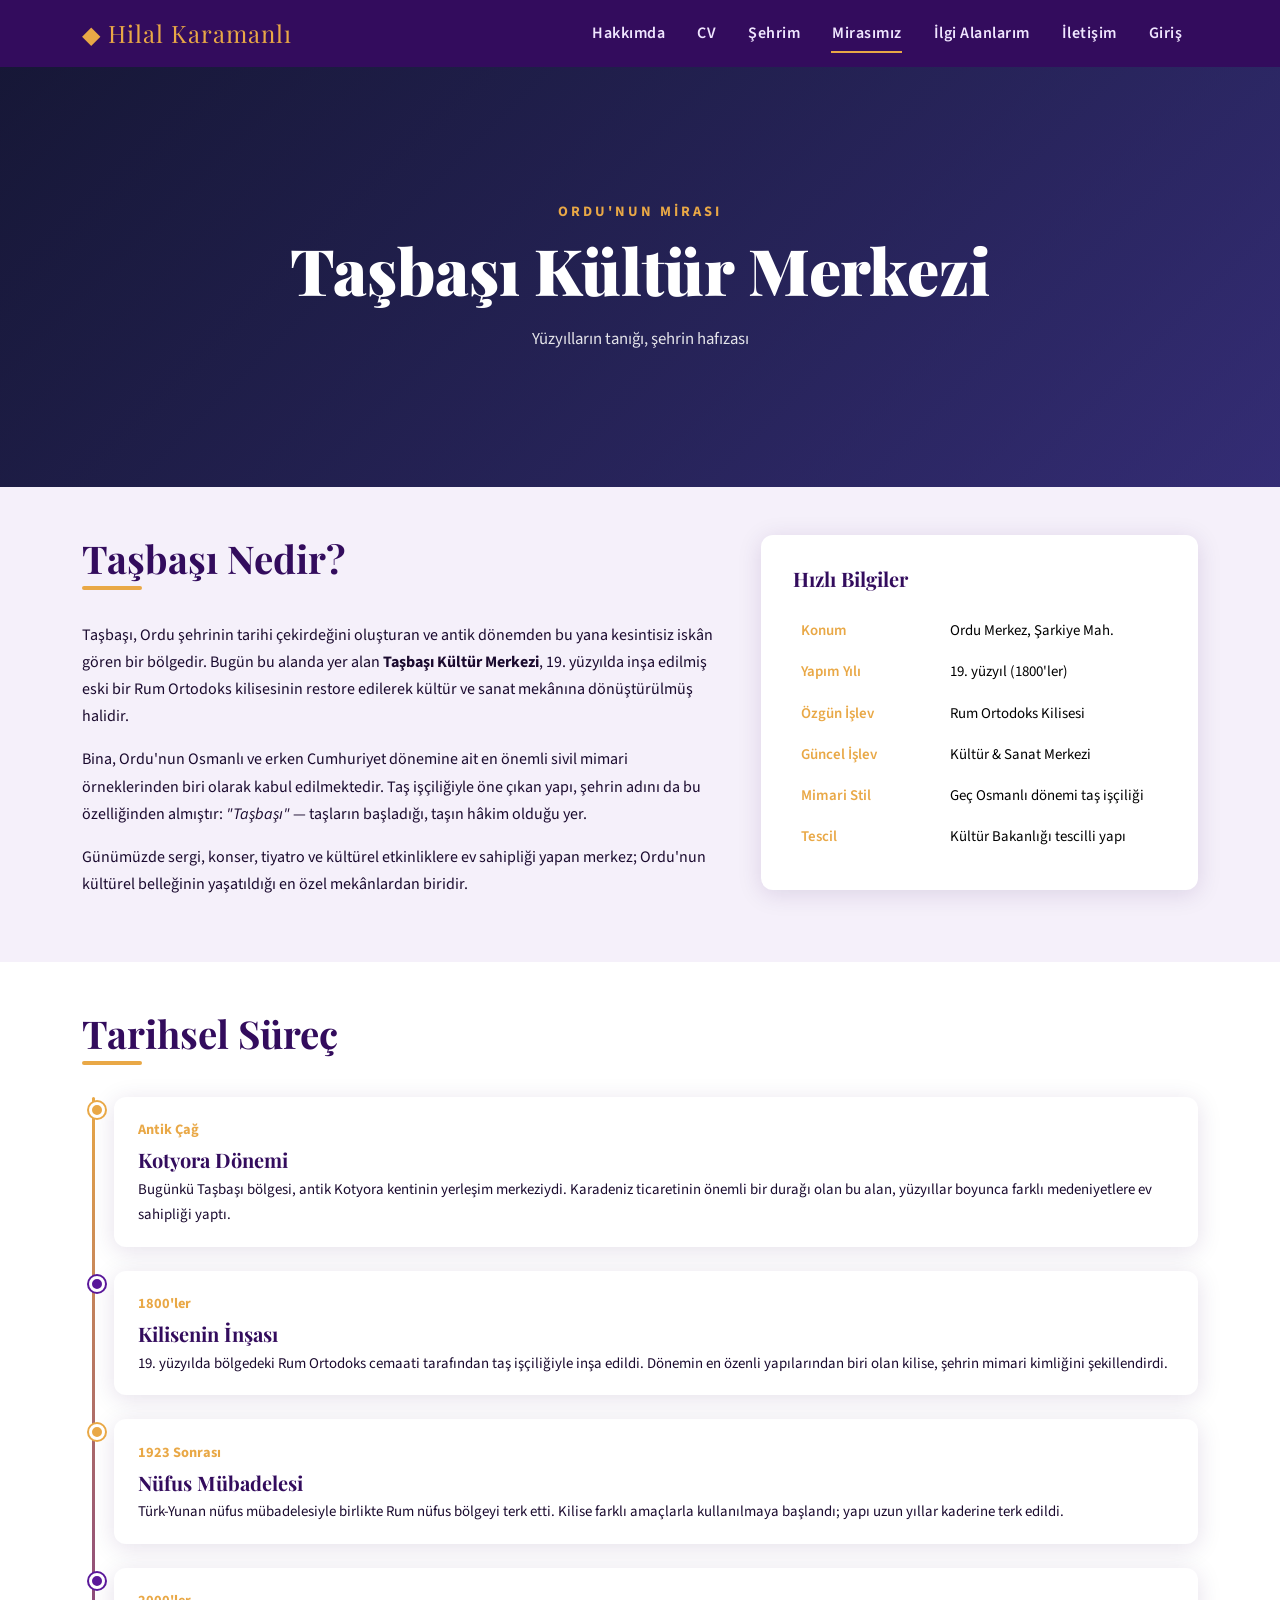
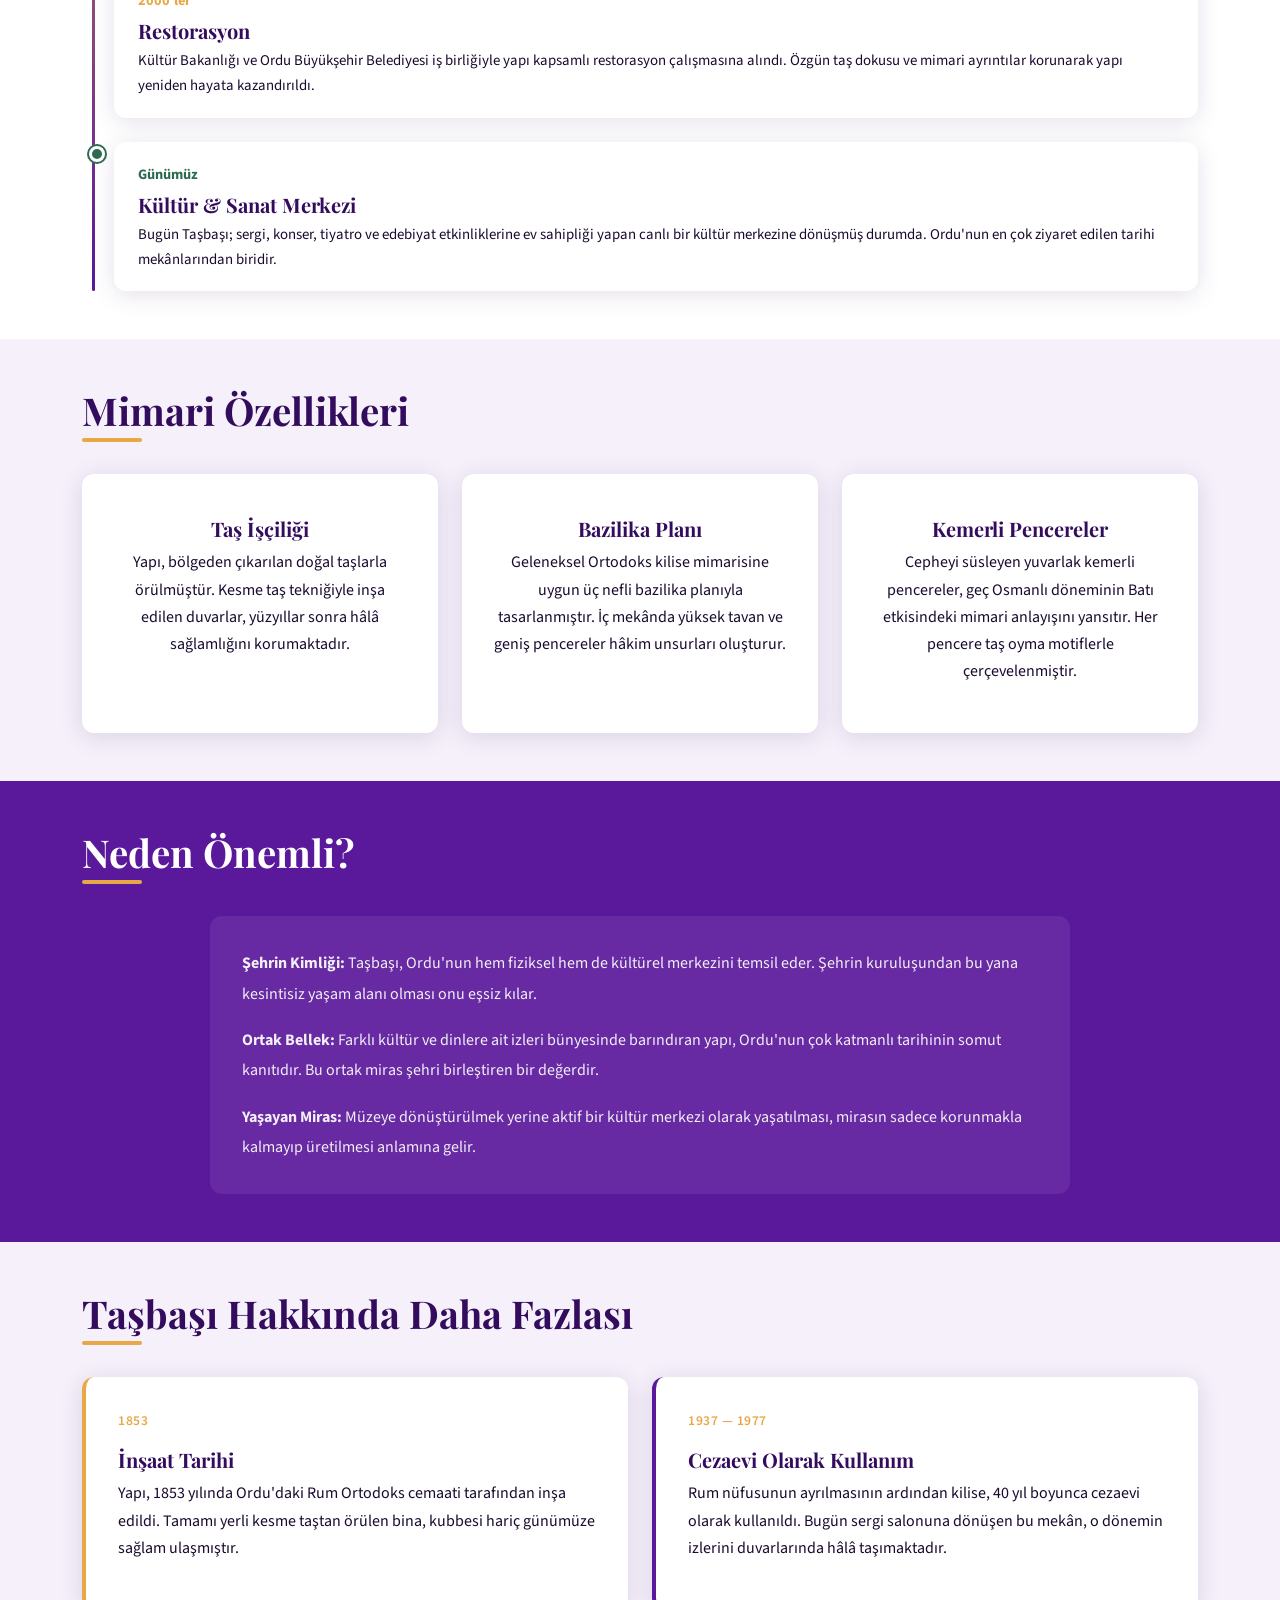
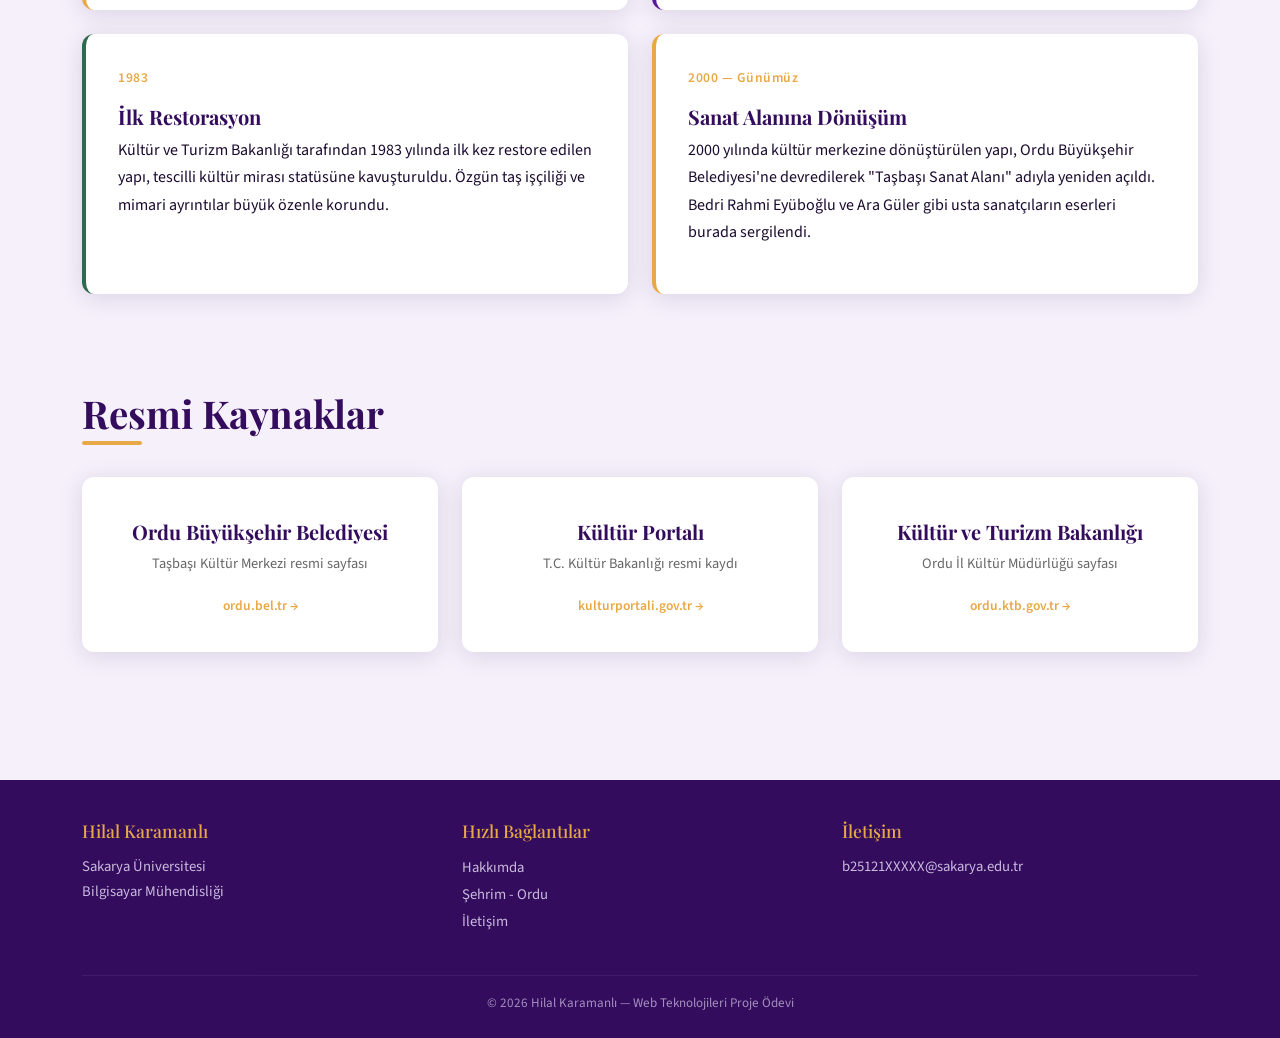
<file: miras.html>
<!DOCTYPE html>
<html lang="tr">
<head>
  <meta charset="UTF-8" />
  <meta name="viewport" content="width=device-width, initial-scale=1.0" />
  <title>Mirasımız - Taşbaşı | Kişisel Web Sitem</title>
  <link href="https://cdn.jsdelivr.net/npm/bootstrap@5.3.3/dist/css/bootstrap.min.css" rel="stylesheet" />
  <link rel="stylesheet" href="css/style.css" />
</head>
<body>

  <!-- ========== NAVBAR ========== -->
  <nav class="navbar navbar-expand-lg sticky-top">
    <div class="container">
      <a class="navbar-brand" href="index.html">&#9670; Hilal Karamanlı</a>
      <button class="navbar-toggler" type="button" data-bs-toggle="collapse" data-bs-target="#navMenu">
        <span class="navbar-toggler-icon"></span>
      </button>
      <div class="collapse navbar-collapse" id="navMenu">
        <ul class="navbar-nav ms-auto">
          <li class="nav-item"><a class="nav-link" href="index.html">Hakkımda</a></li>
          <li class="nav-item"><a class="nav-link" href="cv.html">CV</a></li>
          <li class="nav-item"><a class="nav-link" href="sehrim.html">Şehrim</a></li>
          <li class="nav-item"><a class="nav-link active" href="miras.html">Mirasımız</a></li>
          <li class="nav-item"><a class="nav-link" href="ilgi.html">İlgi Alanlarım</a></li>
          <li class="nav-item"><a class="nav-link" href="iletisim.html">İletişim</a></li>
          <li class="nav-item"><a class="nav-link" href="login.html">Giriş</a></li>
        </ul>
      </div>
    </div>
  </nav>

  <!-- ========== HERO ========== -->
  <div style="position:relative; height:420px; overflow:hidden; display:flex; align-items:center; justify-content:center;">
  
  <div style="position:absolute;inset:0;background:linear-gradient(135deg, var(--renk-koyu), var(--renk-lacivert));z-index:0;"></div>
  <div style="position:absolute;inset:0;background:linear-gradient(135deg,rgba(13,27,42,0.75),rgba(27,58,92,0.60));z-index:1;"></div>
  <div class="container text-center text-white" style="position:relative;z-index:2;">
    <p style="color:var(--renk-vurgu);font-weight:700;letter-spacing:3px;text-transform:uppercase;font-size:0.9rem;margin-bottom:0.5rem;">Ordu'nun mirası </p>
    <h1 style="font-family:var(--font-baslik);font-size:clamp(2rem,5vw,4rem);font-weight:900;">Taşbaşı Kültür Merkezi</h1>
    <p style="font-size:1.05rem;opacity:0.88;max-width:560px;margin:1rem auto 0;">Yüzyılların tanığı, şehrin hafızası</p>
  </div>

</div>

  <main>

    <!-- ========== GENEL BİLGİ ========== -->
    <section class="py-5">
      <div class="container">
        <div class="row g-5 align-items-start">

          <div class="col-md-7">
            <h2 class="bolum-baslik">Taşbaşı Nedir?</h2>
            <div class="bolum-cizgi"></div>
            <p>Taşbaşı, Ordu şehrinin tarihi çekirdeğini oluşturan ve antik dönemden bu yana kesintisiz iskân gören bir bölgedir. Bugün bu alanda yer alan <strong>Taşbaşı Kültür Merkezi</strong>, 19. yüzyılda inşa edilmiş eski bir Rum Ortodoks kilisesinin restore edilerek kültür ve sanat mekânına dönüştürülmüş halidir.</p>
            <p class="mt-3">Bina, Ordu'nun Osmanlı ve erken Cumhuriyet dönemine ait en önemli sivil mimari örneklerinden biri olarak kabul edilmektedir. Taş işçiliğiyle öne çıkan yapı, şehrin adını da bu özelliğinden almıştır: <em>"Taşbaşı"</em> — taşların başladığı, taşın hâkim olduğu yer.</p>
            <p class="mt-3">Günümüzde sergi, konser, tiyatro ve kültürel etkinliklere ev sahipliği yapan merkez; Ordu'nun kültürel belleğinin yaşatıldığı en özel mekânlardan biridir.</p>
          </div>

          <div class="col-md-5">
            <!-- Hızlı Bilgi Kartı -->
            <div class="kart">
              <h5 style="font-family:var(--font-baslik);color:var(--renk-koyu);margin-bottom:1.2rem;"> Hızlı Bilgiler</h5>
              <table class="table table-borderless mb-0" style="font-size:0.93rem;">
                <tbody>
                  <tr>
                    <td style="color:var(--renk-vurgu);font-weight:600;width:40%;">Konum</td>
                    <td>Ordu Merkez, Şarkiye Mah.</td>
                  </tr>
                  <tr>
                    <td style="color:var(--renk-vurgu);font-weight:600;">Yapım Yılı</td>
                    <td>19. yüzyıl (1800'ler)</td>
                  </tr>
                  <tr>
                    <td style="color:var(--renk-vurgu);font-weight:600;">Özgün İşlev</td>
                    <td>Rum Ortodoks Kilisesi</td>
                  </tr>
                  <tr>
                    <td style="color:var(--renk-vurgu);font-weight:600;">Güncel İşlev</td>
                    <td>Kültür & Sanat Merkezi</td>
                  </tr>
                  <tr>
                    <td style="color:var(--renk-vurgu);font-weight:600;">Mimari Stil</td>
                    <td>Geç Osmanlı dönemi taş işçiliği</td>
                  </tr>
                  <tr>
                    <td style="color:var(--renk-vurgu);font-weight:600;">Tescil</td>
                    <td>Kültür Bakanlığı tescilli yapı</td>
                  </tr>
                </tbody>
              </table>
            </div>
          </div>

        </div>
      </div>
    </section>

    <!-- ========== TARİHÇE ZAMANÇİZELGESİ ========== -->
    <section class="py-5" style="background:var(--renk-beyaz);">
      <div class="container">
        <h2 class="bolum-baslik">Tarihsel Süreç</h2>
        <div class="bolum-cizgi"></div>

        <div style="position:relative; padding-left:2rem;">
          <!-- Dikey çizgi -->
          <div style="position:absolute;left:0.6rem;top:0;bottom:0;width:3px;background:linear-gradient(to bottom, var(--renk-vurgu), var(--renk-lacivert));border-radius:2px;"></div>

          <!-- Zaman noktaları -->
          <div class="zaman-adim mb-4" style="position:relative;">
            <div style="position:absolute;left:-1.55rem;top:0.3rem;width:16px;height:16px;border-radius:50%;background:var(--renk-vurgu);border:3px solid white;box-shadow:0 0 0 2px var(--renk-vurgu);"></div>
            <div class="kart" style="padding:1.2rem 1.5rem;">
              <span style="color:var(--renk-vurgu);font-weight:700;font-size:0.9rem;">Antik Çağ</span>
              <h5 style="font-family:var(--font-baslik);color:var(--renk-koyu);margin:0.3rem 0;">Kotyora Dönemi</h5>
              <p style="margin:0;font-size:0.93rem;">Bugünkü Taşbaşı bölgesi, antik Kotyora kentinin yerleşim merkeziydi. Karadeniz ticaretinin önemli bir durağı olan bu alan, yüzyıllar boyunca farklı medeniyetlere ev sahipliği yaptı.</p>
            </div>
          </div>

          <div class="zaman-adim mb-4" style="position:relative;">
            <div style="position:absolute;left:-1.55rem;top:0.3rem;width:16px;height:16px;border-radius:50%;background:var(--renk-lacivert);border:3px solid white;box-shadow:0 0 0 2px var(--renk-lacivert);"></div>
            <div class="kart" style="padding:1.2rem 1.5rem;">
              <span style="color:var(--renk-vurgu);font-weight:700;font-size:0.9rem;">1800'ler</span>
              <h5 style="font-family:var(--font-baslik);color:var(--renk-koyu);margin:0.3rem 0;">Kilisenin İnşası</h5>
              <p style="margin:0;font-size:0.93rem;">19. yüzyılda bölgedeki Rum Ortodoks cemaati tarafından taş işçiliğiyle inşa edildi. Dönemin en özenli yapılarından biri olan kilise, şehrin mimari kimliğini şekillendirdi.</p>
            </div>
          </div>

          <div class="zaman-adim mb-4" style="position:relative;">
            <div style="position:absolute;left:-1.55rem;top:0.3rem;width:16px;height:16px;border-radius:50%;background:var(--renk-vurgu);border:3px solid white;box-shadow:0 0 0 2px var(--renk-vurgu);"></div>
            <div class="kart" style="padding:1.2rem 1.5rem;">
              <span style="color:var(--renk-vurgu);font-weight:700;font-size:0.9rem;">1923 Sonrası</span>
              <h5 style="font-family:var(--font-baslik);color:var(--renk-koyu);margin:0.3rem 0;">Nüfus Mübadelesi</h5>
              <p style="margin:0;font-size:0.93rem;">Türk-Yunan nüfus mübadelesiyle birlikte Rum nüfus bölgeyi terk etti. Kilise farklı amaçlarla kullanılmaya başlandı; yapı uzun yıllar kaderine terk edildi.</p>
            </div>
          </div>

          <div class="zaman-adim mb-4" style="position:relative;">
            <div style="position:absolute;left:-1.55rem;top:0.3rem;width:16px;height:16px;border-radius:50%;background:var(--renk-lacivert);border:3px solid white;box-shadow:0 0 0 2px var(--renk-lacivert);"></div>
            <div class="kart" style="padding:1.2rem 1.5rem;">
              <span style="color:var(--renk-vurgu);font-weight:700;font-size:0.9rem;">2000'ler</span>
              <h5 style="font-family:var(--font-baslik);color:var(--renk-koyu);margin:0.3rem 0;">Restorasyon</h5>
              <p style="margin:0;font-size:0.93rem;">Kültür Bakanlığı ve Ordu Büyükşehir Belediyesi iş birliğiyle yapı kapsamlı restorasyon çalışmasına alındı. Özgün taş dokusu ve mimari ayrıntılar korunarak yapı yeniden hayata kazandırıldı.</p>
            </div>
          </div>

          <div class="zaman-adim" style="position:relative;">
            <div style="position:absolute;left:-1.55rem;top:0.3rem;width:16px;height:16px;border-radius:50%;background:var(--renk-yesil);border:3px solid white;box-shadow:0 0 0 2px var(--renk-yesil);"></div>
            <div class="kart" style="padding:1.2rem 1.5rem;">
              <span style="color:var(--renk-yesil);font-weight:700;font-size:0.9rem;">Günümüz</span>
              <h5 style="font-family:var(--font-baslik);color:var(--renk-koyu);margin:0.3rem 0;">Kültür & Sanat Merkezi</h5>
              <p style="margin:0;font-size:0.93rem;">Bugün Taşbaşı; sergi, konser, tiyatro ve edebiyat etkinliklerine ev sahipliği yapan canlı bir kültür merkezine dönüşmüş durumda. Ordu'nun en çok ziyaret edilen tarihi mekânlarından biridir.</p>
            </div>
          </div>

        </div>
      </div>
    </section>

    <!-- ========== MİMARİ ÖZELLİKLER ========== -->
    <section class="py-5">
      <div class="container">
        <h2 class="bolum-baslik">Mimari Özellikleri</h2>
        <div class="bolum-cizgi"></div>
        <div class="row g-4">
          <div class="col-md-4">
            <div class="kart text-center">
              <div style="font-size:2.5rem;margin-bottom:0.7rem;"></div>
              <h5>Taş İşçiliği</h5>
              <p>Yapı, bölgeden çıkarılan doğal taşlarla örülmüştür. Kesme taş tekniğiyle inşa edilen duvarlar, yüzyıllar sonra hâlâ sağlamlığını korumaktadır.</p>
            </div>
          </div>
          <div class="col-md-4">
            <div class="kart text-center">
              <div style="font-size:2.5rem;margin-bottom:0.7rem;"></div>
              <h5>Bazilika Planı</h5>
              <p>Geleneksel Ortodoks kilise mimarisine uygun üç nefli bazilika planıyla tasarlanmıştır. İç mekânda yüksek tavan ve geniş pencereler hâkim unsurları oluşturur.</p>
            </div>
          </div>
          <div class="col-md-4">
            <div class="kart text-center">
              <div style="font-size:2.5rem;margin-bottom:0.7rem;"></div>
              <h5>Kemerli Pencereler</h5>
              <p>Cepheyi süsleyen yuvarlak kemerli pencereler, geç Osmanlı döneminin Batı etkisindeki mimari anlayışını yansıtır. Her pencere taş oyma motiflerle çerçevelenmiştir.</p>
            </div>
          </div>
        </div>
      </div>
    </section>

    <!-- ========== NEDEN ÖNEMLİ ========== -->
    <section class="py-5" style="background:var(--renk-lacivert);color:white;">
      <div class="container">
        <h2 class="bolum-baslik" style="color:white;">Neden Önemli?</h2>
        <div class="bolum-cizgi"></div>
        <div style="background:rgba(255,255,255,0.08);border-radius:12px;padding:2rem;max-width:860px;margin:0 auto;line-height:1.9;">
          <p style="opacity:0.92;margin-bottom:1rem;">
             <strong>Şehrin Kimliği:</strong> Taşbaşı, Ordu'nun hem fiziksel hem de kültürel merkezini temsil eder. Şehrin kuruluşundan bu yana kesintisiz yaşam alanı olması onu eşsiz kılar.
          </p>
          <p style="opacity:0.92;margin-bottom:1rem;">
             <strong>Ortak Bellek:</strong> Farklı kültür ve dinlere ait izleri bünyesinde barındıran yapı, Ordu'nun çok katmanlı tarihinin somut kanıtıdır. Bu ortak miras şehri birleştiren bir değerdir.
          </p>
          <p style="opacity:0.92;margin:0;">
             <strong>Yaşayan Miras:</strong> Müzeye dönüştürülmek yerine aktif bir kültür merkezi olarak yaşatılması, mirasın sadece korunmakla kalmayıp üretilmesi anlamına gelir.
          </p>
        </div>
      </div>
    </section>

    <!-- ========== İLGİNÇ DETAYLAR ========== -->
    <section class="py-5">
      <div class="container">
        <h2 class="bolum-baslik">Taşbaşı Hakkında Daha Fazlası</h2>
        <div class="bolum-cizgi"></div>
        <div class="row g-4">

          <div class="col-md-6">
            <div class="kart" style="border-left:4px solid var(--renk-vurgu);">
              <p class="cv-tarih">1853</p>
              <h5>İnşaat Tarihi</h5>
              <p>Yapı, 1853 yılında Ordu'daki Rum Ortodoks cemaati tarafından inşa edildi. Tamamı yerli kesme taştan örülen bina, kubbesi hariç günümüze sağlam ulaşmıştır.</p>
            </div>
          </div>

          <div class="col-md-6">
            <div class="kart" style="border-left:4px solid var(--renk-lacivert);">
              <p class="cv-tarih">1937 — 1977</p>
              <h5>Cezaevi Olarak Kullanım</h5>
              <p>Rum nüfusunun ayrılmasının ardından kilise, 40 yıl boyunca cezaevi olarak kullanıldı. Bugün sergi salonuna dönüşen bu mekân, o dönemin izlerini duvarlarında hâlâ taşımaktadır.</p>
            </div>
          </div>

          <div class="col-md-6">
            <div class="kart" style="border-left:4px solid var(--renk-yesil);">
              <p class="cv-tarih">1983</p>
              <h5>İlk Restorasyon</h5>
              <p>Kültür ve Turizm Bakanlığı tarafından 1983 yılında ilk kez restore edilen yapı, tescilli kültür mirası statüsüne kavuşturuldu. Özgün taş işçiliği ve mimari ayrıntılar büyük özenle korundu.</p>
            </div>
          </div>

          <div class="col-md-6">
            <div class="kart" style="border-left:4px solid var(--renk-vurgu);">
              <p class="cv-tarih">2000 — Günümüz</p>
              <h5>Sanat Alanına Dönüşüm</h5>
              <p>2000 yılında kültür merkezine dönüştürülen yapı, Ordu Büyükşehir Belediyesi'ne devredilerek "Taşbaşı Sanat Alanı" adıyla yeniden açıldı. Bedri Rahmi Eyüboğlu ve Ara Güler gibi usta sanatçıların eserleri burada sergilendi.</p>
            </div>
          </div>

        </div>
      </div>
    </section>


    <section class="py-5">
      <div class="container">
        <h2 class="bolum-baslik">Resmi Kaynaklar</h2>
        <div class="bolum-cizgi"></div>
        <div class="row g-4">
          <div class="col-md-4">
            <a href="https://ordu.bel.tr/Kesfet/Tasbasi-Kultur-Merkezi/1214" target="_blank" style="text-decoration:none;">
              <div class="kart text-center" style="transition:transform 0.3s;">
                <div style="font-size:2.2rem;margin-bottom:0.7rem;"></div>
                <h5>Ordu Büyükşehir Belediyesi</h5>
                <p style="font-size:0.9rem;color:#666;">Taşbaşı Kültür Merkezi resmi sayfası</p>
                <span style="color:var(--renk-vurgu);font-weight:600;font-size:0.85rem;">ordu.bel.tr →</span>
              </div>
            </a>
          </div>
          <div class="col-md-4">
            <a href="https://www.kulturportali.gov.tr/turkiye/ordu/gezilecekyer/tasbasi-kultur-merkezi-eski-cezaevi-kilise" target="_blank" style="text-decoration:none;">
              <div class="kart text-center">
                <div style="font-size:2.2rem;margin-bottom:0.7rem;"></div>
                <h5>Kültür Portalı</h5>
                <p style="font-size:0.9rem;color:#666;">T.C. Kültür Bakanlığı resmi kaydı</p>
                <span style="color:var(--renk-vurgu);font-weight:600;font-size:0.85rem;">kulturportali.gov.tr →</span>
              </div>
            </a>
          </div>
          <div class="col-md-4">
            <a href="https://ordu.ktb.gov.tr/TR-130738/tasbasi-kultur-merkezi-eski-cezaevi-kilise-altinorduord-.html" target="_blank" style="text-decoration:none;">
              <div class="kart text-center">
                <div style="font-size:2.2rem;margin-bottom:0.7rem;"></div>
                <h5>Kültür ve Turizm Bakanlığı</h5>
                <p style="font-size:0.9rem;color:#666;">Ordu İl Kültür Müdürlüğü sayfası</p>
                <span style="color:var(--renk-vurgu);font-weight:600;font-size:0.85rem;">ordu.ktb.gov.tr →</span>
              </div>
            </a>
          </div>
        </div>
      </div>
    </section>

  </main>

  <!-- ========== FOOTER ========== -->
  <footer>
    <div class="container">
      <div class="row g-4">
        <div class="col-md-4">
          <h6>Hilal Karamanlı</h6>
          <p>Sakarya Üniversitesi<br>Bilgisayar Mühendisliği</p>
        </div>
        <div class="col-md-4">
          <h6>Hızlı Bağlantılar</h6>
          <ul class="list-unstyled">
            <li><a href="index.html">Hakkımda</a></li>
            <li><a href="sehrim.html">Şehrim - Ordu</a></li>
            <li><a href="iletisim.html">İletişim</a></li>
          </ul>
        </div>
        <div class="col-md-4">
          <h6>İletişim</h6>
          <p>b25121XXXXX@sakarya.edu.tr</p>
        </div>
      </div>
      <div class="footer-alt">© 2026 Hilal Karamanlı — Web Teknolojileri Proje Ödevi</div>
    </div>
  </footer>

  <script src="https://cdn.jsdelivr.net/npm/bootstrap@5.3.3/dist/js/bootstrap.bundle.min.js"></script>
</body>
</html>
</file>
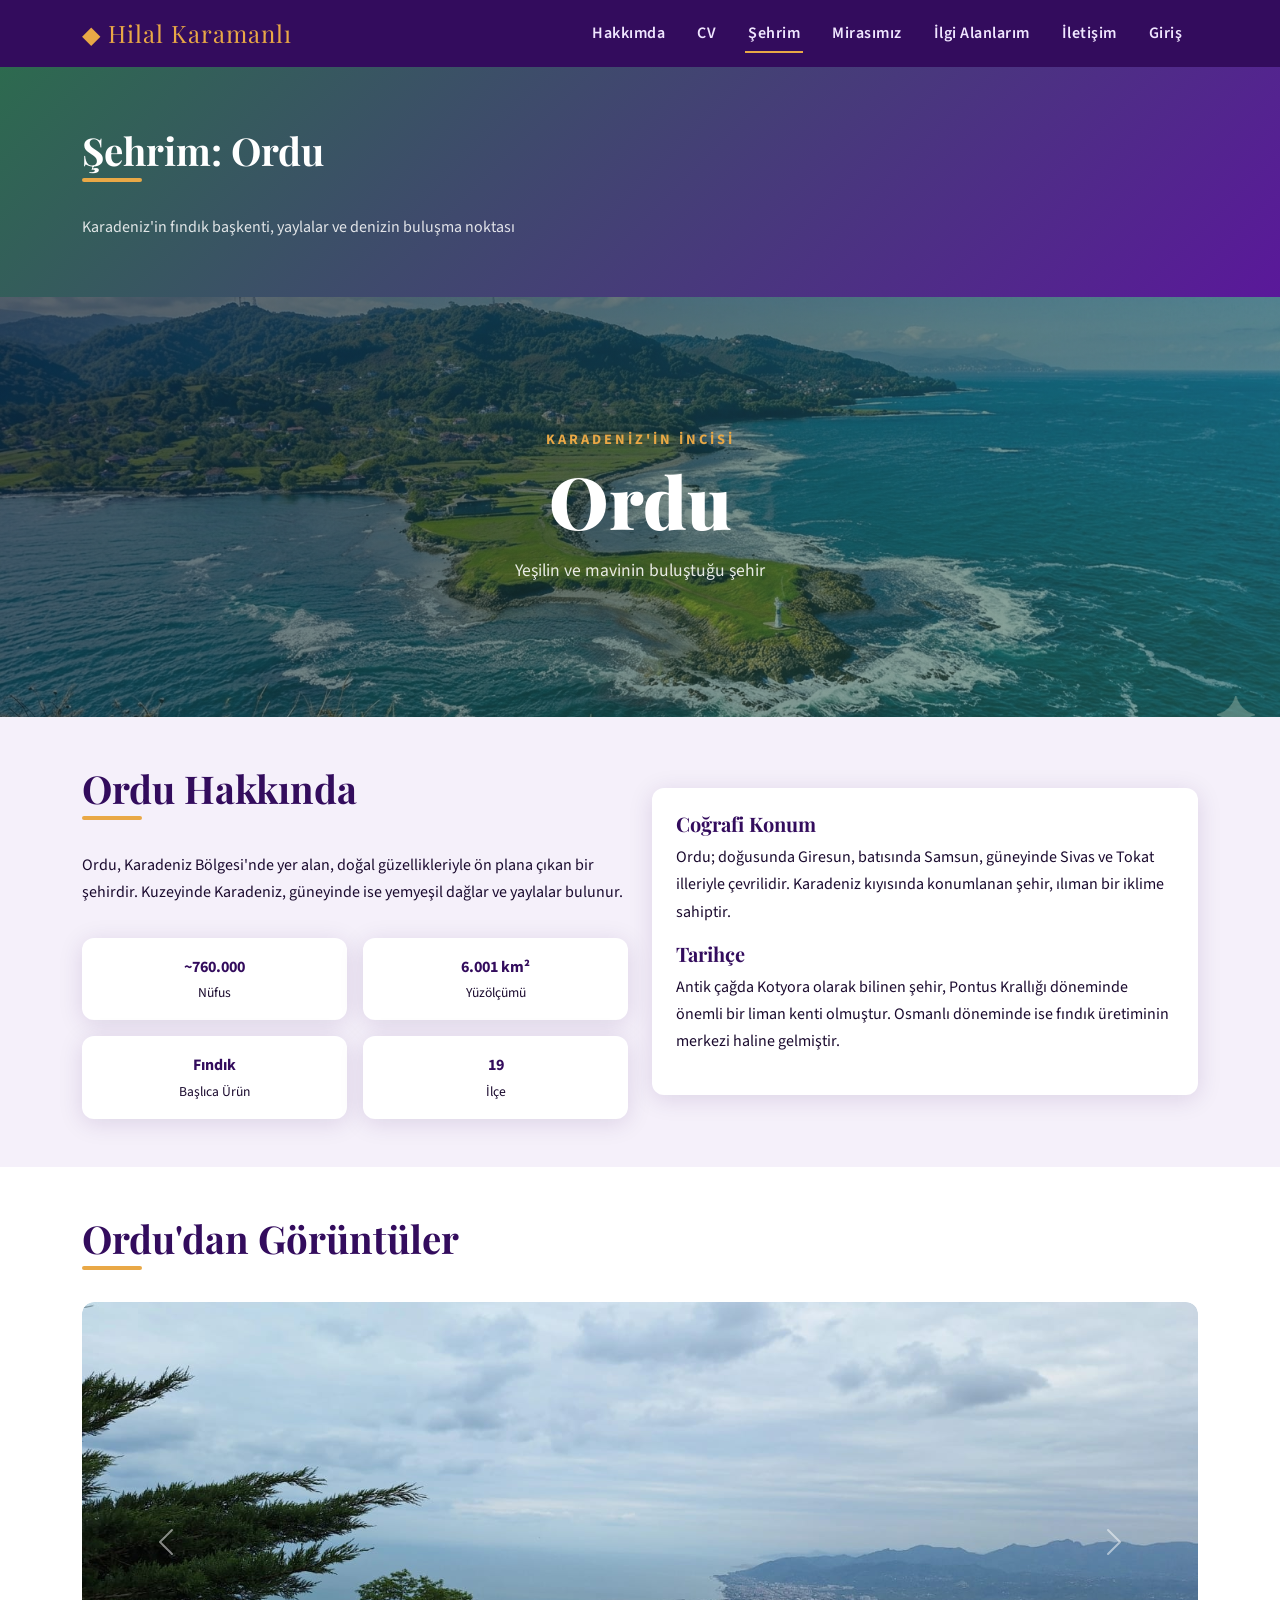
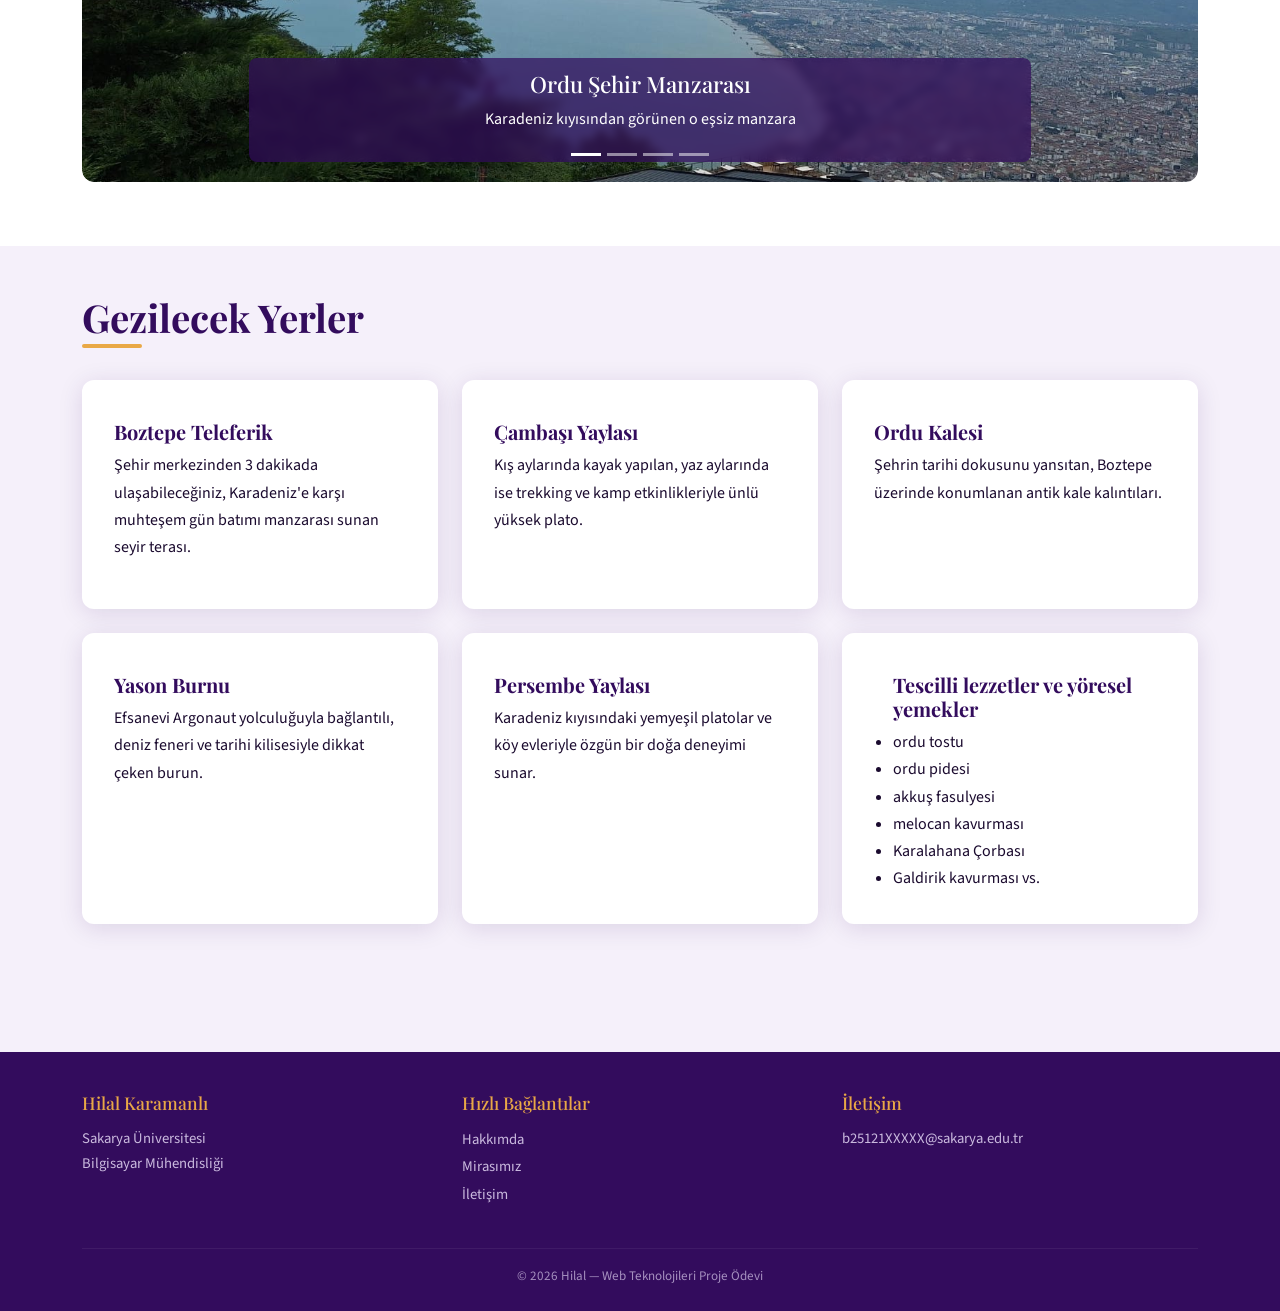
<file: sehrim.html>
<!DOCTYPE html>
<html lang="tr">
<head>
  <meta charset="UTF-8" />
  <meta name="viewport" content="width=device-width, initial-scale=1.0" />
  <title>Şehrim - Ordu | Kişisel Web Sitem</title>
  <link href="https://cdn.jsdelivr.net/npm/bootstrap@5.3.3/dist/css/bootstrap.min.css" rel="stylesheet" />
  <link rel="stylesheet" href="css/style.css" />
</head>
<body>

  <!-- ========== NAVBAR ========== -->
  <nav class="navbar navbar-expand-lg sticky-top">
    <div class="container">
      <a class="navbar-brand" href="index.html">&#9670; Hilal Karamanlı</a>
      <button class="navbar-toggler" type="button" data-bs-toggle="collapse" data-bs-target="#navMenu">
        <span class="navbar-toggler-icon"></span>
      </button>
      <div class="collapse navbar-collapse" id="navMenu">
        <ul class="navbar-nav ms-auto">
          <li class="nav-item"><a class="nav-link" href="index.html">Hakkımda</a></li>
          <li class="nav-item"><a class="nav-link" href="cv.html">CV</a></li>
          <li class="nav-item"><a class="nav-link active" href="sehrim.html">Şehrim</a></li>
          <li class="nav-item"><a class="nav-link" href="miras.html">Mirasımız</a></li>
          <li class="nav-item"><a class="nav-link" href="ilgi.html">İlgi Alanlarım</a></li>
          <li class="nav-item"><a class="nav-link" href="iletisim.html">İletişim</a></li>
          <li class="nav-item"><a class="nav-link" href="login.html">Giriş</a></li>
        </ul>
      </div>
    </div>
  </nav>

  <!-- ========== SAYFA BAŞLIĞI ========== -->
  <div style="background:linear-gradient(135deg, var(--renk-yesil), var(--renk-lacivert)); color:white; padding:60px 0 40px;">
    <div class="container">
      <h1 class="bolum-baslik" style="color:white;">Şehrim: Ordu</h1>
      <div class="bolum-cizgi"></div>
      <p style="opacity:0.85;">Karadeniz'in fındık başkenti, yaylalar ve denizin buluşma noktası</p>
    </div>
  </div>

  <div style="position:relative; height:420px; overflow:hidden; display:flex; align-items:center; justify-content:center;">
    <img
      src="img/ordu1hero.png"
      alt="Ordu"
      style="position:absolute;top:0;left:0;width:100%;height:100%;object-fit:cover;z-index:0;"
    />
    <div style="position:absolute;inset:0;background:linear-gradient(135deg,rgba(13,27,42,0.68),rgba(45,106,79,0.50));z-index:1;"></div>
    <div class="container text-center text-white" style="position:relative;z-index:2;">
      <p style="color:var(--renk-vurgu);font-weight:700;letter-spacing:3px;text-transform:uppercase;font-size:0.9rem;margin-bottom:0.5rem;">Karadeniz'in İncisi</p>
      <h1 style="font-family:var(--font-baslik);font-size:clamp(2.5rem,6vw,4.5rem);font-weight:900;line-height:1.1;">Ordu</h1>
      <p style="font-size:1.1rem;opacity:0.88;max-width:500px;margin:1rem auto 0;">Yeşilin ve mavinin buluştuğu şehir</p>
    </div>
  </div>

  <main>

  
    <!-- ========== GENEL BİLGİLER ========== -->
    <section class="py-5">
      <div class="container">
        <div class="row g-4 align-items-center">
          <div class="col-md-6">
            <h2 class="bolum-baslik">Ordu Hakkında</h2>
            <div class="bolum-cizgi"></div>
            <p>Ordu, Karadeniz Bölgesi'nde yer alan, doğal güzellikleriyle ön plana çıkan bir şehirdir. Kuzeyinde Karadeniz, güneyinde ise yemyeşil dağlar ve yaylalar bulunur.</p>
            <div class="row g-3 mt-2">
              <div class="col-6">
                <div class="kart text-center" style="padding:1rem;">
                  <div style="font-size:1.8rem;"></div>
                  <strong style="color:var(--renk-koyu);">~760.000</strong>
                  <p style="font-size:0.85rem;margin:0;">Nüfus</p>
                </div>
              </div>
              <div class="col-6">
                <div class="kart text-center" style="padding:1rem;">
                  <div style="font-size:1.8rem;"></div>
                  <strong style="color:var(--renk-koyu);">6.001 km²</strong>
                  <p style="font-size:0.85rem;margin:0;">Yüzölçümü</p>
                </div>
              </div>
              <div class="col-6">
                <div class="kart text-center" style="padding:1rem;">
                  <div style="font-size:1.8rem;"></div>
                  <strong style="color:var(--renk-koyu);">Fındık</strong>
                  <p style="font-size:0.85rem;margin:0;">Başlıca Ürün</p>
                </div>
              </div>
              <div class="col-6">
                <div class="kart text-center" style="padding:1rem;">
                  <div style="font-size:1.8rem;"></div>
                  <strong style="color:var(--renk-koyu);">19</strong>
                  <p style="font-size:0.85rem;margin:0;">İlçe</p>
                </div>
              </div>
            </div>
          </div>
          <div class="col-md-6">
            <div class="kart" style="padding:1.5rem;">
              <h5>Coğrafi Konum</h5>
              <p>Ordu; doğusunda Giresun, batısında Samsun, güneyinde Sivas ve Tokat illeriyle çevrilidir. Karadeniz kıyısında konumlanan şehir, ılıman bir iklime sahiptir.</p>
              <h5 class="mt-3">Tarihçe</h5>
              <p>Antik çağda Kotyora olarak bilinen şehir, Pontus Krallığı döneminde önemli bir liman kenti olmuştur. Osmanlı döneminde ise fındık üretiminin merkezi haline gelmiştir.</p>
            </div>
          </div>
        </div>
      </div>
    </section>

    <!-- ========== SLİDER (Bootstrap Carousel) ========== -->
    <section class="py-5" style="background:var(--renk-beyaz);">
      <div class="container">
        <h2 class="bolum-baslik">Ordu'dan Görüntüler</h2>
        <div class="bolum-cizgi"></div>

        <div id="orduSlider" class="carousel slide carousel-fade" data-bs-ride="carousel" data-bs-interval="4000">
          <!-- Göstergeler -->
          <div class="carousel-indicators">
            <button type="button" data-bs-target="#orduSlider" data-bs-slide-to="0" class="active"></button>
            <button type="button" data-bs-target="#orduSlider" data-bs-slide-to="1"></button>
            <button type="button" data-bs-target="#orduSlider" data-bs-slide-to="2"></button>
            <button type="button" data-bs-target="#orduSlider" data-bs-slide-to="3"></button>
          </div>

          <!-- Slaytlar -->
          <div class="carousel-inner" style="border-radius:12px;overflow:hidden;">

            <!-- Slayt 1: Boztepe -->
            <div class="carousel-item active">
              <img
                src="img/ordu3.jpeg"
                class="d-block w-100"
                alt="Ordu Şehir Manzarası"
                style="height:480px;object-fit:cover;"
                onerror="this.src='https://placehold.co/1200x480/1b3a5c/ffffff?text=Ordu+Manzarası'"
              />
              <div class="carousel-caption">
                <h5>Ordu Şehir Manzarası</h5>
                <p>Karadeniz kıyısından görünen o eşsiz manzara</p>
              </div>
            </div>

            <!-- Slayt 2: Boztepe Teleferik -->
            <div class="carousel-item">
              <img
                src="img/ordu4.jfif"
                class="d-block w-100"
                alt="Boztepe"
                style="height:480px;object-fit:cover;"
                onerror="this.src='https://placehold.co/1200x480/2d6a4f/ffffff?text=Boztepe'"
              />
              <div class="carousel-caption">
                <h5>Boztepe</h5>
                <p>Ordu'nun sembolü, teleferikle ulaşılan seyir terası</p>
              </div>
            </div>

            <!-- Slayt 3: Perşembe Yaylası -->
           <div class="carousel-item">
              <img src="img/ordu2.jpg"  class="d-block w-100" alt="Perşembe Yaylası" style="height:480px;object-fit:cover;" />
              <div class="carousel-caption">
                <h5>Perşembe Yaylası</h5>
                <p>Karadeniz'in yemyeşil platosu</p>
              </div>
            </div>

            <!-- Slayt 4: Fındık Bahçeleri -->
            <div class="carousel-item">
              <img
                src="img/ordu5.png"
                class="d-block w-100"
                alt="Fındık Bahçeleri"
                style="height:480px;object-fit:cover;"
                onerror="this.src='https://placehold.co/1200x480/e07b39/ffffff?text=Fındık+Bahçeleri'"
              />
              <div class="carousel-caption">
                <h5>Fındık Bahçeleri</h5>
                <p>Türkiye'nin fındık üretiminde lider şehri</p>
              </div>
            </div>
          </div>

          <!-- Önceki/Sonraki Butonları -->
          <button class="carousel-control-prev" type="button" data-bs-target="#orduSlider" data-bs-slide="prev">
            <span class="carousel-control-prev-icon"></span>
          </button>
          <button class="carousel-control-next" type="button" data-bs-target="#orduSlider" data-bs-slide="next">
            <span class="carousel-control-next-icon"></span>
          </button>
        </div>

        <p class="text-center mt-2" style="color:#888;font-size:0.85rem;">
         
        </p>
      </div>
    </section>

    <!-- ========== GEZİLECEK YERLER ========== -->
    <section class="py-5">
      <div class="container">
        <h2 class="bolum-baslik">Gezilecek Yerler</h2>
        <div class="bolum-cizgi"></div>
        <div class="row g-4">
          <div class="col-md-4">
            <div class="kart">
              <div style="font-size:2.5rem;margin-bottom:0.5rem;"></div>
              <h5>Boztepe Teleferik</h5>
              <p>Şehir merkezinden 3 dakikada ulaşabileceğiniz, Karadeniz'e karşı muhteşem gün batımı manzarası sunan seyir terası.</p>
            </div>
          </div>
          <div class="col-md-4">
            <div class="kart">
              <div style="font-size:2.5rem;margin-bottom:0.5rem;"></div>
              <h5>Çambaşı Yaylası</h5>
              <p>Kış aylarında kayak yapılan, yaz aylarında ise trekking ve kamp etkinlikleriyle ünlü yüksek plato.</p>
            </div>
          </div>
          <div class="col-md-4">
            <div class="kart">
              <div style="font-size:2.5rem;margin-bottom:0.5rem;"></div>
              <h5>Ordu Kalesi</h5>
              <p>Şehrin tarihi dokusunu yansıtan, Boztepe üzerinde konumlanan antik kale kalıntıları.</p>
            </div>
          </div>
          <div class="col-md-4">
            <div class="kart">
              <div style="font-size:2.5rem;margin-bottom:0.5rem;"></div>
              <h5>Yason Burnu</h5>
              <p>Efsanevi Argonaut yolculuğuyla bağlantılı, deniz feneri ve tarihi kilisesiyle dikkat çeken burun.</p>
            </div>
          </div>
          <div class="col-md-4">
            <div class="kart">
              <div style="font-size:2.5rem;margin-bottom:0.5rem;"></div>
              <h5>Persembe Yaylası</h5>
              <p>Karadeniz kıyısındaki yemyeşil platolar ve köy evleriyle özgün bir doğa deneyimi sunar.</p>
            </div>
          </div>
          <div class="col-md-4">
            <div class="kart">
              <div style="font-size:2.5rem;margin-bottom:0.5rem;"></div>
              <ul style="padding-left:1.2rem; margin:0;">
                <h5>Tescilli lezzetler ve yöresel yemekler</h5>
                <li> ordu tostu</li>
                <li> ordu pidesi</li>
                <li> akkuş fasulyesi</li>
                <li> melocan kavurması</li>
                <li> Karalahana Çorbası</li>
                <li> Galdirik kavurması vs.</li>
              </ul>
            </div>
          </div>
        </div>
      </div>
    </section>

  </main>

  <!-- ========== FOOTER ========== -->
  <footer>
    <div class="container">
      <div class="row g-4">
        <div class="col-md-4">
          <h6>Hilal Karamanlı</h6>
          <p>Sakarya Üniversitesi<br>Bilgisayar Mühendisliği</p>
        </div>
        <div class="col-md-4">
          <h6>Hızlı Bağlantılar</h6>
          <ul class="list-unstyled">
            <li><a href="index.html">Hakkımda</a></li>
            <li><a href="miras.html">Mirasımız</a></li>
            <li><a href="iletisim.html">İletişim</a></li>
          </ul>
        </div>
        <div class="col-md-4">
          <h6>İletişim</h6>
          <p>b25121XXXXX@sakarya.edu.tr</p>
        </div>
      </div>
      <div class="footer-alt">© 2026 Hilal — Web Teknolojileri Proje Ödevi</div>
    </div>
  </footer>

  <script src="https://cdn.jsdelivr.net/npm/bootstrap@5.3.3/dist/js/bootstrap.bundle.min.js"></script>
</body>
</html>
</file>
<file: css/style.css>
@import url('https://fonts.googleapis.com/css2?family=Playfair+Display:wght@400;700;900&family=Source+Sans+3:wght@300;400;600&display=swap');

/* ---------- CSS Değişkenleri ---------- */
:root {
  --renk-koyu:    #330c5d;   
  --renk-lacivert:#5a189a;   
  --renk-yesil:   #2d6a4f;
  --renk-acik:    #f5f0fa;   
  --renk-vurgu:   #e9a846; 
  --renk-beyaz:   #ffffff;
  --font-baslik:  'Playfair Display', Georgia, serif;
  --font-metin:   'Source Sans 3', sans-serif;
  --gecis:        0.3s ease;
  --golge:        0 4px 24px rgba(51,12,93,0.13);
}

/* ---------- Genel Sıfırlama ---------- */
*, *::before, *::after { box-sizing: border-box; margin: 0; padding: 0; }

html { scroll-behavior: smooth; }

body {
  font-family: var(--font-metin);
  background-color: var(--renk-acik);
  color: #1a0a2e;
  line-height: 1.7;
  font-size: 1rem;
}

img { max-width: 100%; display: block; }

a { color: inherit; text-decoration: none; }

/* ---------- NAVBAR ---------- */
.navbar {
  background-color: var(--renk-koyu) !important;
}

.navbar-brand {
  font-family: var(--font-baslik);
  font-size: 1.5rem;
  color: var(--renk-vurgu) !important;
  letter-spacing: 1px;
}

.navbar-nav .nav-link {
  font-family: var(--font-metin);
  font-weight: 600;
  color: #f0e6ff !important;
  letter-spacing: 0.5px;
  padding: 0.5rem 1rem !important;
  position: relative;
  transition: color var(--gecis);
}

.navbar-nav .nav-link::after {
  content: '';
  position: absolute;
  bottom: 2px; left: 50%;
  width: 0; height: 2px;
  background: var(--renk-vurgu);
  transition: width var(--gecis), left var(--gecis);
}

.navbar-nav .nav-link:hover::after,
.navbar-nav .nav-link.active::after {
  width: 70%; left: 15%;
}

.navbar-nav .nav-link:hover {
  color: var(--renk-vurgu) !important;
}

.navbar-toggler {
  border-color: var(--renk-vurgu);
}

.navbar-toggler-icon {
  background-image: url("data:image/svg+xml,%3csvg xmlns='http://www.w3.org/2000/svg' viewBox='0 0 30 30'%3e%3cpath stroke='rgba%28233,168,70,1%29' stroke-linecap='round' stroke-miterlimit='10' stroke-width='2' d='M4 7h22M4 15h22M4 23h22'/%3e%3c/svg%3e");
}

/* ---------- HERO BÖLÜMÜ ---------- */
.hero {
  background: linear-gradient(135deg, var(--renk-koyu) 55%, var(--renk-lacivert) 100%);
  color: var(--renk-beyaz);
  padding: 100px 0 80px;
  position: relative;
  overflow: hidden;
}

.hero::before {
  content: '';
  position: absolute;
  top: -60px; right: -60px;
  width: 400px; height: 400px;
  border-radius: 50%;
  background: rgba(233,168,70,0.08);
  pointer-events: none;
}

.hero h1 {
  font-family: var(--font-baslik);
  font-size: clamp(2.2rem, 5vw, 3.8rem);
  font-weight: 900;
  line-height: 1.15;
}

.hero h1 span {
  color: var(--renk-vurgu);
}

.hero p {
  font-size: 1.15rem;
  font-weight: 300;
  opacity: 0.88;
  max-width: 520px;
}

/* ---------- BÖLÜM BAŞLIKLARI ---------- */
.bolum-baslik {
  font-family: var(--font-baslik);
  font-size: clamp(1.7rem, 3vw, 2.5rem);
  font-weight: 700;
  color: var(--renk-koyu);
  margin-bottom: 0.3rem;
}

.bolum-cizgi {
  width: 60px;
  height: 4px;
  background: var(--renk-vurgu);
  border-radius: 2px;
  margin-bottom: 2rem;
}

/* ---------- KARTLAR ---------- */
.kart {
  background: var(--renk-beyaz);
  border-radius: 12px;
  box-shadow: var(--golge);
  padding: 2rem;
  transition: transform var(--gecis), box-shadow var(--gecis);
  height: 100%;
}

.kart:hover {
  transform: translateY(-5px);
  box-shadow: 0 10px 36px rgba(51,12,93,0.18);
}

.kart-ikon {
  font-size: 2.2rem;
  margin-bottom: 0.8rem;
}

.kart h5 {
  font-family: var(--font-baslik);
  font-weight: 700;
  color: var(--renk-koyu);
  margin-bottom: 0.5rem;
}

/* ---------- BUTONLAR ---------- */
.btn-ana {
  background-color: var(--renk-vurgu);
  color: #1a0a2e;
  border: none;
  padding: 0.75rem 2rem;
  border-radius: 6px;
  font-weight: 700;
  font-family: var(--font-metin);
  letter-spacing: 0.5px;
  transition: background var(--gecis), transform var(--gecis);
  cursor: pointer;
  display: inline-block;
}

.btn-ana:hover {
  background-color: #d4902e;
  transform: translateY(-2px);
  color: #1a0a2e;
}

.btn-ikincil {
  background: transparent;
  color: var(--renk-koyu);
  border: 2px solid var(--renk-koyu);
  padding: 0.7rem 1.8rem;
  border-radius: 6px;
  font-weight: 600;
  font-family: var(--font-metin);
  transition: all var(--gecis);
  cursor: pointer;
  display: inline-block;
}

.btn-ikincil:hover {
  background: var(--renk-koyu);
  color: var(--renk-beyaz);
}

/* ---------- FOOTER ---------- */
footer {
  background-color: var(--renk-koyu);
  color: #f0e6ff;
  padding: 2.5rem 0 1.5rem;
  margin-top: 5rem;
}

footer h6 {
  font-family: var(--font-baslik);
  color: var(--renk-vurgu);
  font-size: 1.1rem;
  margin-bottom: 0.8rem;
}

footer p, footer a {
  font-size: 0.92rem;
  opacity: 0.8;
  color: #f0e6ff;
}

footer a:hover { opacity: 1; color: var(--renk-vurgu); }

.footer-alt {
  border-top: 1px solid rgba(255,255,255,0.1);
  margin-top: 1.5rem;
  padding-top: 1rem;
  font-size: 0.82rem;
  opacity: 0.6;
  text-align: center;
}

/* ---------- FORM STİLLERİ ---------- */
.form-label {
  font-weight: 600;
  color: var(--renk-koyu);
  margin-bottom: 0.3rem;
}

.form-control, .form-select {
  border: 1.5px solid #c9b8e8;
  border-radius: 7px;
  padding: 0.65rem 1rem;
  font-family: var(--font-metin);
  transition: border-color var(--gecis), box-shadow var(--gecis);
}

.form-control:focus, .form-select:focus {
  border-color: var(--renk-lacivert);
  box-shadow: 0 0 0 3px rgba(90,24,154,0.15);
  outline: none;
}

.hata-mesaj {
  color: #c0392b;
  font-size: 0.85rem;
  margin-top: 0.25rem;
}

.basari-mesaj {
  color: var(--renk-yesil);
  font-size: 0.85rem;
  margin-top: 0.25rem;
}

/* ---------- CV SAYFA ÖZEL ---------- */
.cv-bolum {
  background: var(--renk-beyaz);
  border-left: 4px solid var(--renk-vurgu);
  border-radius: 0 10px 10px 0;
  padding: 1.5rem 2rem;
  margin-bottom: 1.5rem;
  box-shadow: var(--golge);
}

.cv-tarih {
  font-size: 0.85rem;
  color: var(--renk-vurgu);
  font-weight: 600;
  letter-spacing: 0.5px;
}

.cv-okul {
  font-family: var(--font-baslik);
  font-weight: 700;
  color: var(--renk-koyu);
  font-size: 1.15rem;
}

/* ---------- SLİDER ÖZEL ---------- */
.carousel-item img {
  height: 480px;
  object-fit: cover;
  border-radius: 12px;
}

.carousel-caption {
  background: rgba(51,12,93,0.70);
  border-radius: 8px;
  padding: 0.8rem 1.5rem;
  backdrop-filter: blur(4px);
}

.carousel-caption h5 {
  font-family: var(--font-baslik);
  font-size: 1.4rem;
}

/* ---------- API KARTLARI ---------- */
.film-kart {
  background: var(--renk-beyaz);
  border-radius: 12px;
  overflow: hidden;
  box-shadow: var(--golge);
  transition: transform var(--gecis);
  height: 100%;
}

.film-kart:hover { transform: translateY(-6px); }

.film-kart img {
  width: 100%;
  height: 300px;
  object-fit: cover;
}

.film-kart-body {
  padding: 1rem 1.2rem;
}

.film-kart-body h6 {
  font-family: var(--font-baslik);
  font-weight: 700;
  color: var(--renk-koyu);
  font-size: 1rem;
  margin-bottom: 0.3rem;
}

.film-puan {
  color: var(--renk-vurgu);
  font-weight: 700;
  font-size: 0.9rem;
}

/* ---------- YÜKLENİYOR ---------- */
.yukleniyor {
  text-align: center;
  padding: 3rem;
  color: var(--renk-lacivert);
  font-size: 1.1rem;
}

.yukleniyor::after {
  content: ' ⏳';
  animation: spin 1s linear infinite;
}

@keyframes spin {
  from { transform: rotate(0deg); }
  to   { transform: rotate(360deg); }
}

/* ---------- RESPONSIVE ---------- */
@media (max-width: 768px) {
  .hero { padding: 70px 0 50px; }
  .carousel-item img { height: 250px; }
  .film-kart img { height: 220px; }
}

[v-cloak] { display: none; }
</file>
